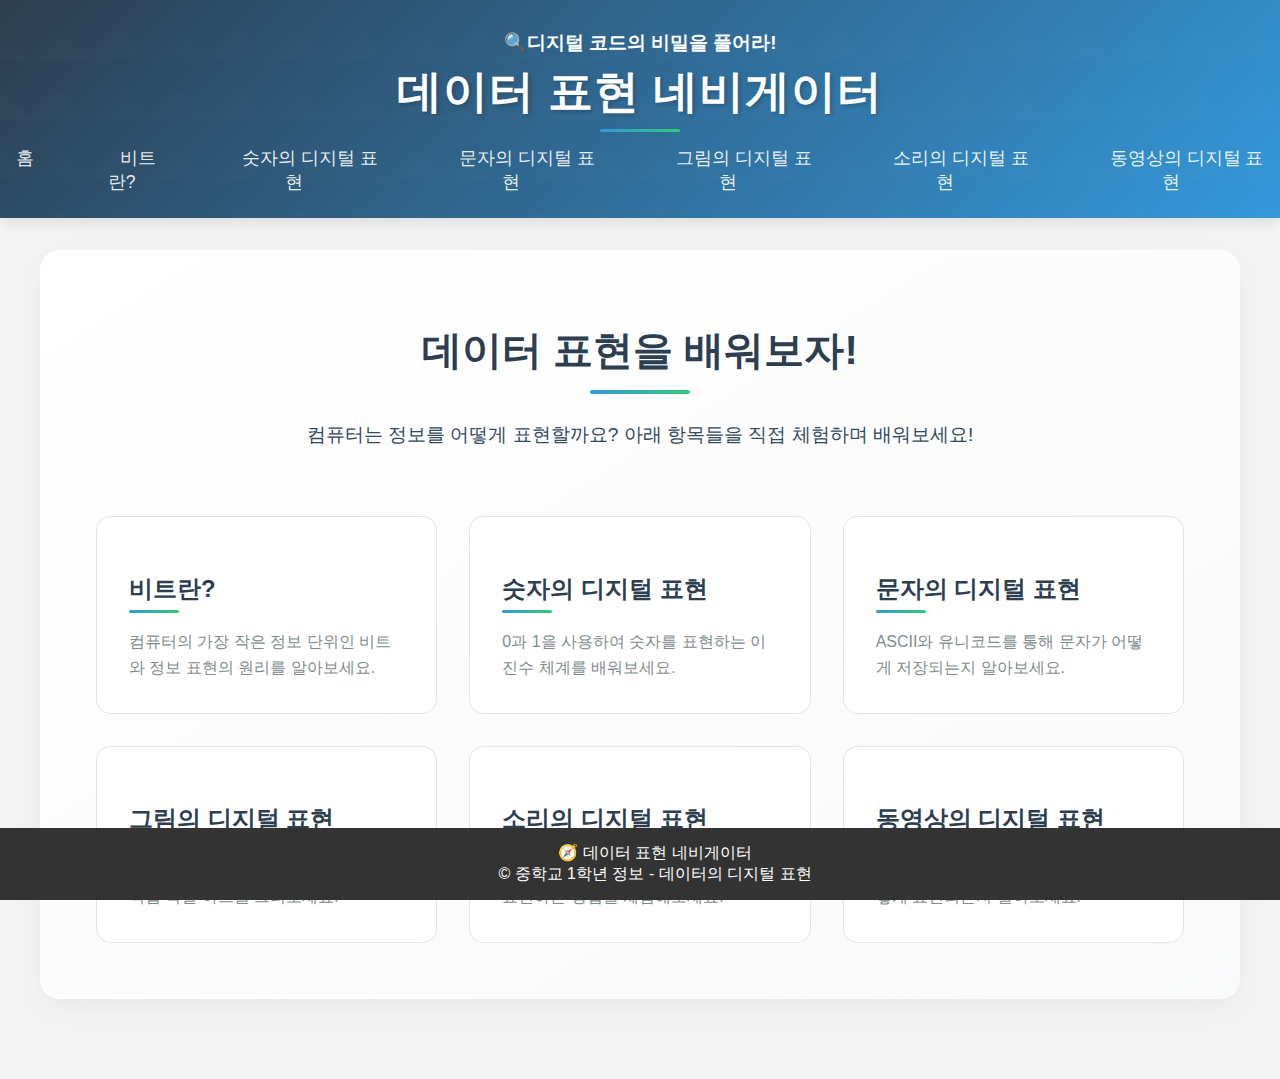
<file: index.html>
<!DOCTYPE html>
<html lang="ko">
<head>
  <meta charset="UTF-8" />
  <meta name="viewport" content="width=device-width, initial-scale=1.0" />
  <title>데이터 표현 네비게이터</title>
  <link rel="stylesheet" href="assets/css/styles.css" />
</head>
<body>
  <header>
    <h3 style="line-height: 0.01;">🔍디지털 코드의 비밀을 풀어라!</h3>
    <h1>데이터 표현 네비게이터</h1>
    <nav>
      <ul>
        <li><a href="index.html">홈</a></li>
        <li><a href="pages/bit.html">비트란?</a></li>
        <li><a href="pages/binary.html">숫자의 디지털 표현</a></li>
        <li><a href="pages/text.html">문자의 디지털 표현</a></li>
        <li><a href="pages/image.html">그림의 디지털 표현</a></li>
        <li><a href="pages/sound.html">소리의 디지털 표현</a></li>
        <li><a href="pages/video.html">동영상의 디지털 표현</a></li>
      </ul>
    </nav>
  </header>

  <main>
    <section>
      <h2>데이터 표현을 배워보자!</h2>
      <p>컴퓨터는 정보를 어떻게 표현할까요? 아래 항목들을 직접 체험하며 배워보세요!</p>

      <div class="card-grid">
        <a class="card" href="pages/bit.html">
          <h3>비트란?</h3>
          <p>컴퓨터의 가장 작은 정보 단위인 비트와 정보 표현의 원리를 알아보세요.</p>
        </a>

        <a class="card" href="pages/binary.html">
          <h3>숫자의 디지털 표현</h3>
          <p>0과 1을 사용하여 숫자를 표현하는 이진수 체계를 배워보세요.</p>
        </a>

        <a class="card" href="pages/text.html">
          <h3>문자의 디지털 표현</h3>
          <p>ASCII와 유니코드를 통해 문자가 어떻게 저장되는지 알아보세요.</p>
        </a>

        <a class="card" href="pages/image.html">
          <h3>그림의 디지털 표현</h3>
          <p>RGB 픽셀을 통해 이미지를 표현하고, 직접 픽셀 아트를 그려보세요.</p>
        </a>

        <a class="card" href="pages/sound.html">
          <h3>소리의 디지털 표현</h3>
          <p>샘플링과 파형을 통해 소리를 디지털로 표현하는 방법을 체험해보세요.</p>
        </a>

        <a class="card" href="pages/video.html">
          <h3>동영상의 디지털 표현</h3>
          <p>이미지와 소리의 조합으로 동영상이 어떻게 표현되는지 알아보세요.</p>
        </a>
      </div>
    </section>
  </main>

  <footer class="modern-footer">
    <div class="footer-content">
      <div class="footer-left">
        <span class="footer-logo">🧭</span>
        <span class="footer-title">데이터 표현 네비게이터</span>
      </div>
      <div class="footer-center">
        <span class="footer-copyright">&copy; 중학교 1학년 정보 - 데이터의 디지털 표현</span>
      </div>
    </div>
  </footer>
</body>
</html>
</file>
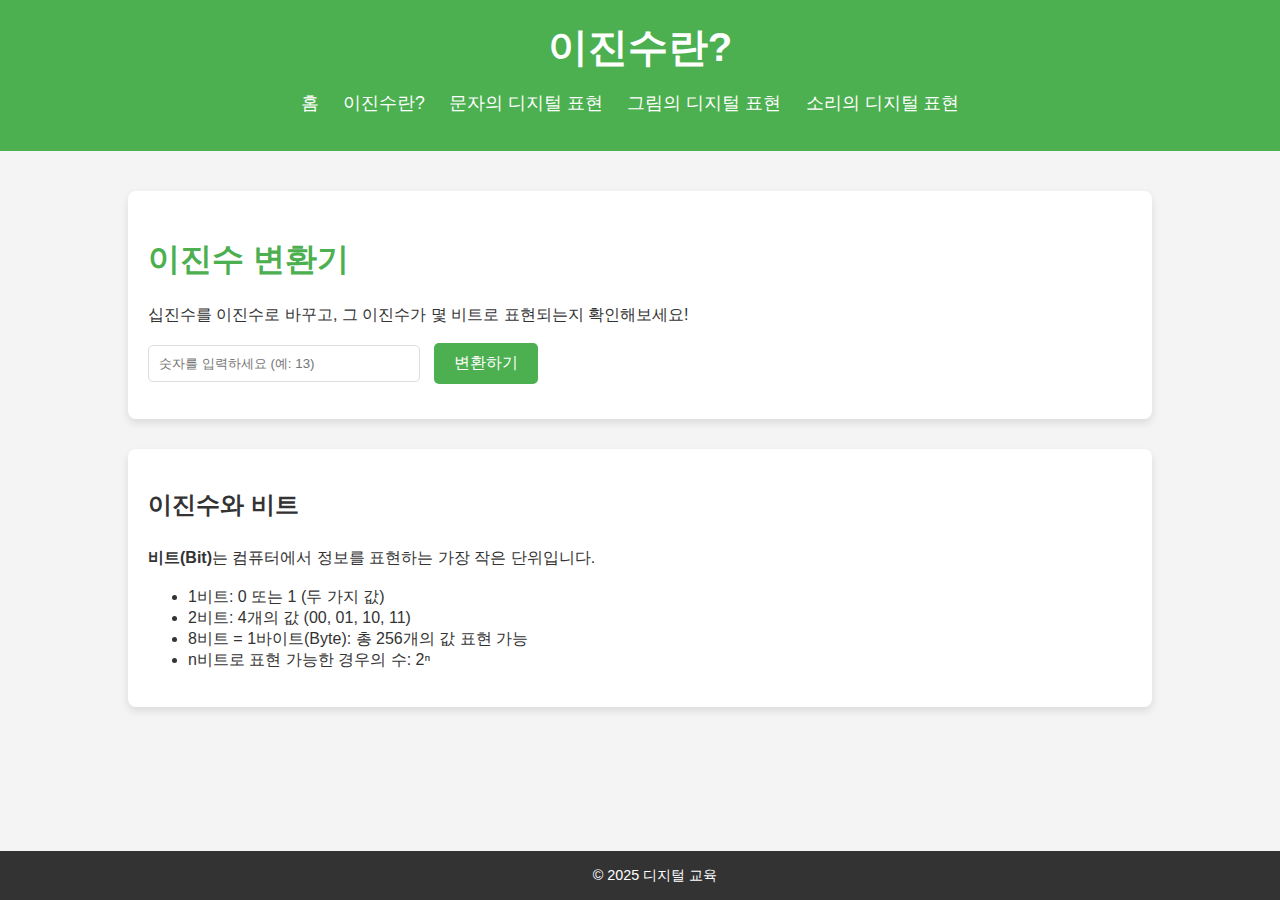
<file: binary.html>
<!DOCTYPE html>
<html lang="ko">
<head>
  <meta charset="UTF-8" />
  <meta name="viewport" content="width=device-width, initial-scale=1.0" />
  <title>이진수란?</title>
  <link rel="stylesheet" href="styles.css" />
  <style>
    .bit-box {
      display: flex;
      gap: 6px;
      margin-top: 15px;
      flex-wrap: wrap;
    }

    .bit {
      width: 40px;
      height: 40px;
      background-color: #e0f2f1;
      display: flex;
      justify-content: center;
      align-items: center;
      border-radius: 8px;
      font-size: 1.2rem;
      font-weight: bold;
      color: #00796b;
      box-shadow: 0 2px 4px rgba(0, 0, 0, 0.1);
    }

    .bit-label {
      font-size: 0.9rem;
      margin-top: 5px;
      text-align: center;
      color: #666;
    }
  </style>
</head>
<body>
  <header>
    <h1>이진수란?</h1>
    <nav>
      <ul>
        <li><a href="index.html">홈</a></li>
        <li><a href="binary.html">이진수란?</a></li>
        <li><a href="text.html">문자의 디지털 표현</a></li>
        <li><a href="image.html">그림의 디지털 표현</a></li>
        <li><a href="sound.html">소리의 디지털 표현</a></li>
      </ul>
    </nav>
  </header>

  <main>
    <section>
      <h2>이진수 변환기</h2>
      <p>십진수를 이진수로 바꾸고, 그 이진수가 몇 비트로 표현되는지 확인해보세요!</p>
      <input type="number" id="decimalInput" placeholder="숫자를 입력하세요 (예: 13)" />
      <button onclick="convertToBinary()">변환하기</button>
      <div id="binaryResult"></div>
      <div class="bit-box" id="bitBox"></div>
    </section>

    <section>
      <h3>이진수와 비트</h3>
      <p><strong>비트(Bit)</strong>는 컴퓨터에서 정보를 표현하는 가장 작은 단위입니다.</p>
      <ul>
        <li>1비트: 0 또는 1 (두 가지 값)</li>
        <li>2비트: 4개의 값 (00, 01, 10, 11)</li>
        <li>8비트 = 1바이트(Byte): 총 256개의 값 표현 가능</li>
        <li>n비트로 표현 가능한 경우의 수: 2ⁿ</li>
      </ul>
    </section>
  </main>

  <footer>
    <p>&copy; 2025 디지털 교육</p>
  </footer>

  <script>
    function convertToBinary() {
      const input = document.getElementById("decimalInput").value;
      const resultDiv = document.getElementById("binaryResult");
      const bitBox = document.getElementById("bitBox");

      if (input === "" || isNaN(input)) {
        resultDiv.innerHTML = "<p>숫자를 정확히 입력해주세요.</p>";
        bitBox.innerHTML = "";
        return;
      }

      const decimal = parseInt(input, 10);
      const binaryStr = decimal.toString(2);
      const bitCount = binaryStr.length;

      resultDiv.innerHTML = `<p><strong>${decimal}</strong>는 이진수로 <strong>${binaryStr}</strong> 입니다. (${bitCount}비트)</p>`;

      // 시각화
      bitBox.innerHTML = "";
      for (let bit of binaryStr.padStart(8, '0')) {
        const bitDiv = document.createElement("div");
        bitDiv.className = "bit";
        bitDiv.textContent = bit;
        bitBox.appendChild(bitDiv);
      }
    }
  </script>
</body>
</html>
</file>
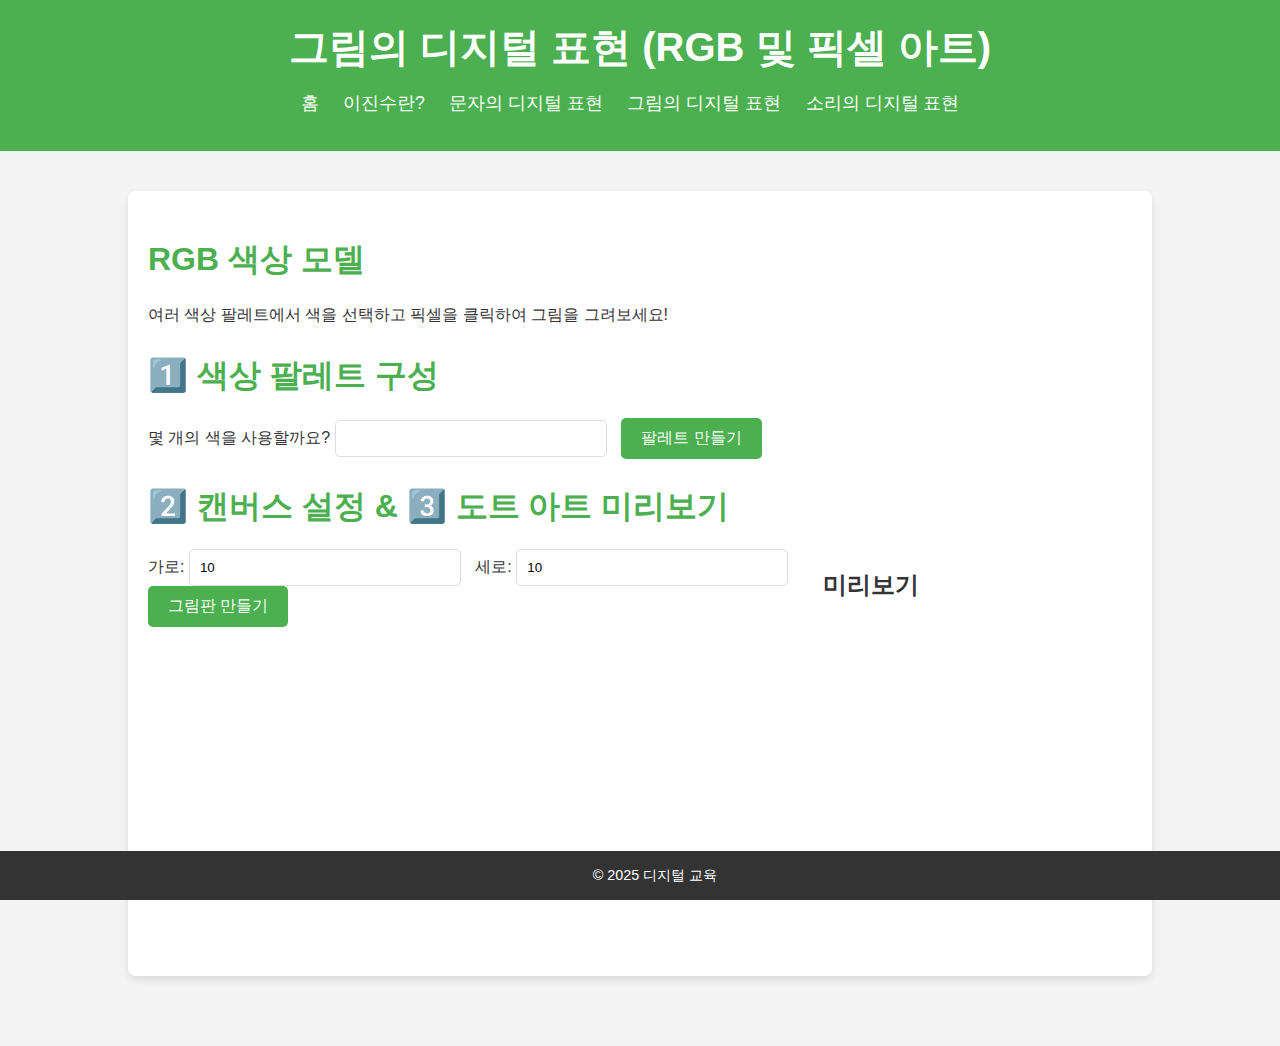
<file: image.html>
<!DOCTYPE html>
<html lang="ko">
<head>
  <meta charset="UTF-8" />
  <meta name="viewport" content="width=device-width, initial-scale=1.0" />
  <title>그림의 디지털 표현</title>
  <link rel="stylesheet" href="styles.css" />
<style>
  #pixelCanvas {
    display: grid;
    grid-template-columns: repeat(10, 30px);
    grid-template-rows: repeat(10, 30px);
    gap: 1px;
    margin: 20px 0;
    border: 2px solid #ccc;
    background-color: #ddd;
  }

  .pixel {
    width: 30px;
    height: 30px;
    background-color: #ffffff;
    cursor: pointer;
    border: 1px solid #eee;
  }

  .color-picker {
    margin-bottom: 15px;
    display: flex;
    gap: 15px;
  }

  .color-picker label {
    font-weight: bold;
  }

  /* 캔버스 스타일 */
  .canvas-grid {
    display: grid;
    gap: 1px;
    margin-top: 20px;
    grid-template-columns: repeat(10, 30px); /* 기본 10x10 그리드로 설정 */
    grid-template-rows: repeat(10, 30px); /* 기본 10x10 그리드로 설정 */
  }

  .canvas-preview-wrapper {
    display: flex;
    justify-content: space-between;
  }

  .preview-grid {
    display: grid;
    grid-template-columns: repeat(10, 30px);
    grid-template-rows: repeat(10, 30px);
    gap: 1px;
  }

  .preview-pixel {
    width: 30px;
    height: 30px;
  }
</style>
</head>
<body>
  <header>
    <h1>그림의 디지털 표현 (RGB 및 픽셀 아트)</h1>
    <nav>
      <ul>
        <li><a href="index.html">홈</a></li>
        <li><a href="binary.html">이진수란?</a></li>
        <li><a href="text.html">문자의 디지털 표현</a></li>
        <li><a href="image.html">그림의 디지털 표현</a></li>
        <li><a href="sound.html">소리의 디지털 표현</a></li>
      </ul>
    </nav>
  </header>

  <main>
    <section>
      <h2>RGB 색상 모델</h2>
      <p>여러 색상 팔레트에서 색을 선택하고 픽셀을 클릭하여 그림을 그려보세요!</p>

      <!-- 1. 색상 팔레트 설정 -->
      <div class="section">
        <h2>1️⃣ 색상 팔레트 구성</h2>
        <label>몇 개의 색을 사용할까요?</label>
        <input type="number" id="numColors" min="1" max="10" />
        <button onclick="generatePalette()">팔레트 만들기</button>
        <div id="paletteArea"></div>
      </div>

      <!-- 2 & 3. 캔버스 + 미리보기 나란히 배치 -->
      <div class="section">
        <h2>2️⃣ 캔버스 설정 & 3️⃣ 도트 아트 미리보기</h2>
        <div class="canvas-preview-wrapper">
          <div>
            <div class="canvas-controls">
              <label>가로: </label>
              <input type="number" id="canvasCols" value="10" min="1" max="50">
              <label>세로: </label>
              <input type="number" id="canvasRows" value="10" min="1" max="50">
              <button onclick="generateCanvas()">그림판 만들기</button>
            </div>
            <div class="canvas-grid" id="canvasGrid"></div>
          </div>
          <div>
            <h3>미리보기</h3>
            <div class="preview-grid" id="previewGrid"></div>
          </div>
        </div>
      </div>
    </section>
  </main>

  <footer>
    <p>&copy; 2025 디지털 교육</p>
  </footer>

  <script src="js/image.js"></script>
</body>
</html>
</file>
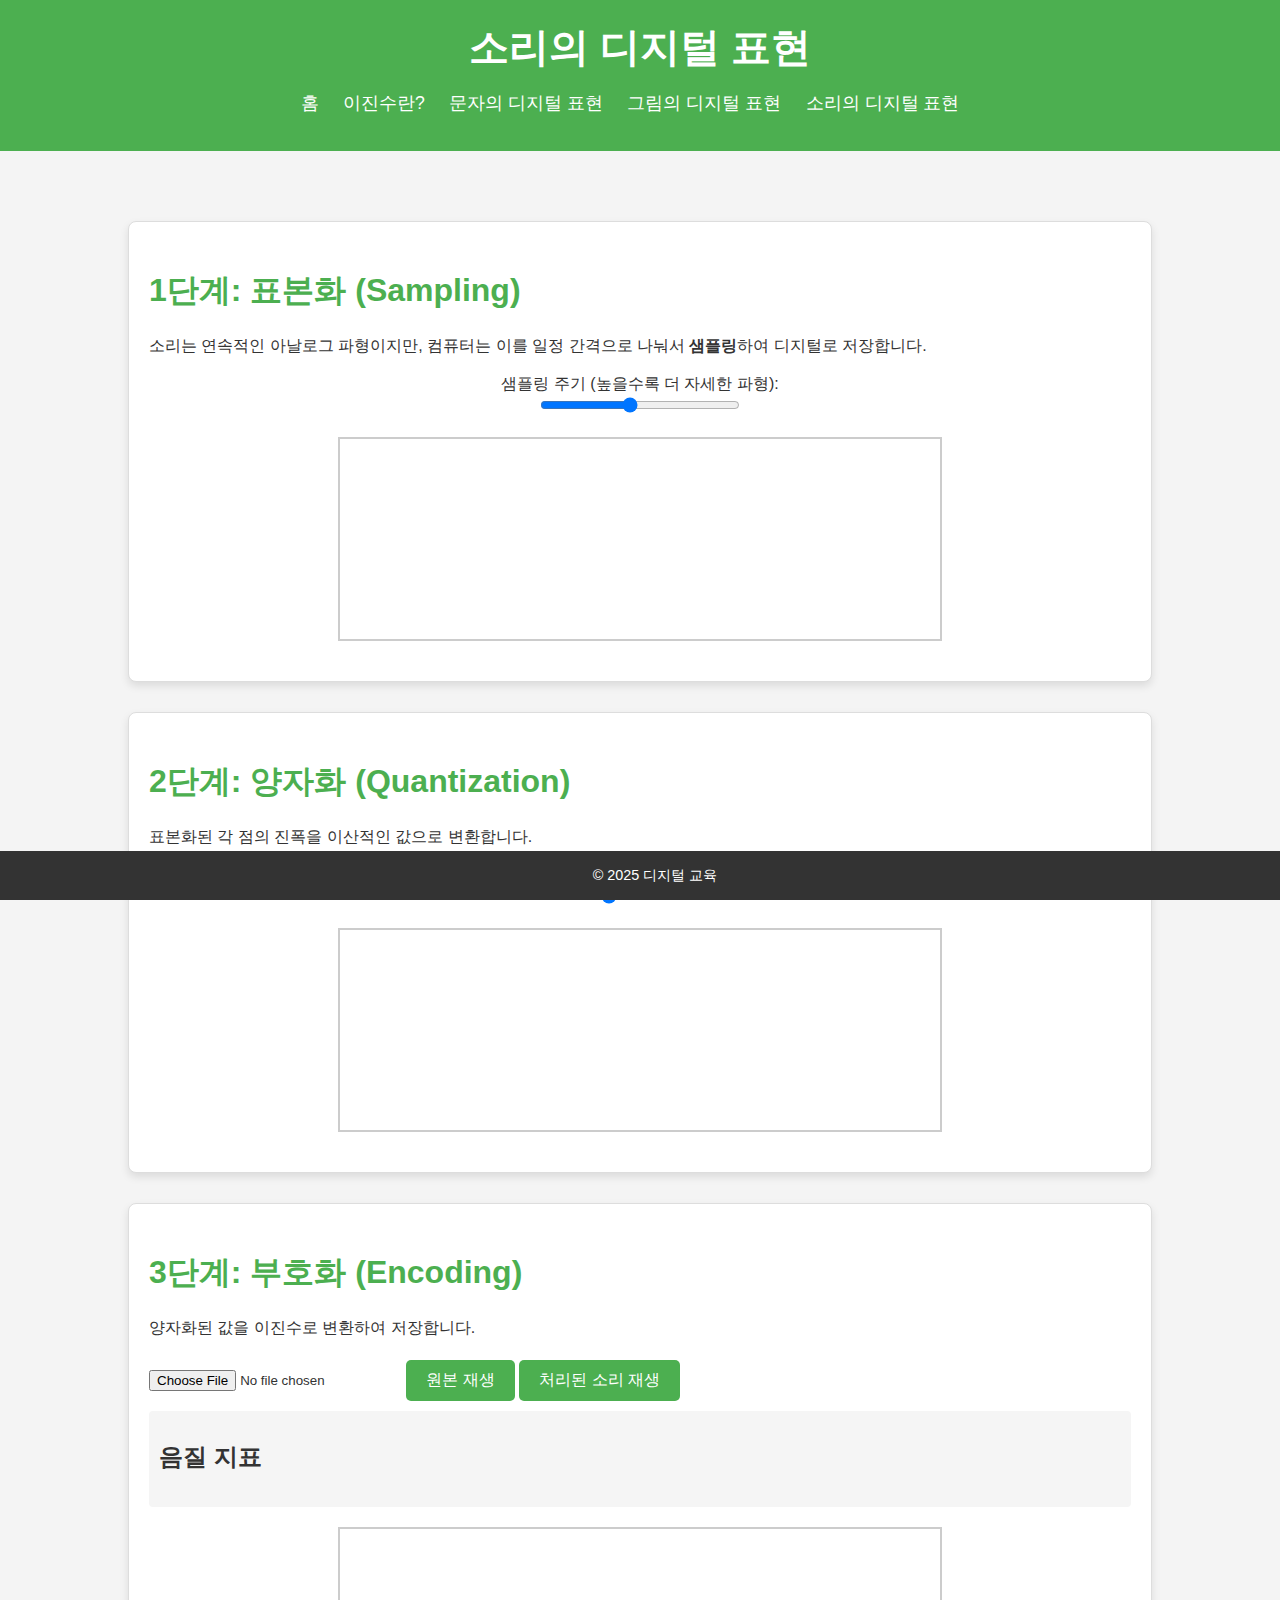
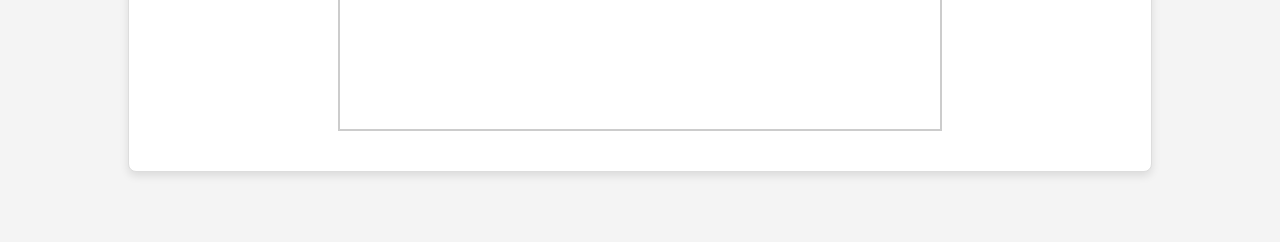
<file: sound.html>
<!DOCTYPE html>
<html lang="ko">
<head>
  <meta charset="UTF-8" />
  <meta name="viewport" content="width=device-width, initial-scale=1.0" />
  <title>소리의 디지털 표현</title>
  <link rel="stylesheet" href="styles.css" />
  <style>
    canvas {
      border: 2px solid #ccc;
      display: block;
      margin: 20px auto;
    }

    .controls {
      text-align: center;
      margin: 10px 0;
    }

    .controls input[type=range] {
      width: 200px;
    }

    .step {
      margin: 30px 0;
      padding: 20px;
      border: 1px solid #ddd;
      border-radius: 8px;
    }

    .audio-controls {
      margin: 20px 0;
    }

    .quality-indicator {
      margin-top: 10px;
      padding: 10px;
      background-color: #f5f5f5;
      border-radius: 4px;
    }
  </style>
</head>
<body>
  <header>
    <h1>소리의 디지털 표현</h1>
    <nav>
      <ul>
        <li><a href="index.html">홈</a></li>
        <li><a href="binary.html">이진수란?</a></li>
        <li><a href="text.html">문자의 디지털 표현</a></li>
        <li><a href="image.html">그림의 디지털 표현</a></li>
        <li><a href="sound.html">소리의 디지털 표현</a></li>
      </ul>
    </nav>
  </header>

  <main>
    <section class="step">
      <h2>1단계: 표본화 (Sampling)</h2>
      <p>소리는 연속적인 아날로그 파형이지만, 컴퓨터는 이를 일정 간격으로 나눠서 <strong>샘플링</strong>하여 디지털로 저장합니다.</p>
      <div class="controls">
        <label for="samplingRate">샘플링 주기 (높을수록 더 자세한 파형):</label><br />
        <input type="range" id="samplingRate" min="10" max="100" value="50" />
      </div>
      <canvas id="samplingCanvas" width="600" height="200"></canvas>
    </section>

    <section class="step">
      <h2>2단계: 양자화 (Quantization)</h2>
      <p>표본화된 각 점의 진폭을 이산적인 값으로 변환합니다.</p>
      <div class="controls">
        <label for="quantizationBits">양자화 비트 수 (높을수록 더 정확한 표현):</label><br />
        <input type="range" id="quantizationBits" min="4" max="16" value="8" />
      </div>
      <canvas id="quantizationCanvas" width="600" height="200"></canvas>
    </section>

    <section class="step">
      <h2>3단계: 부호화 (Encoding)</h2>
      <p>양자화된 값을 이진수로 변환하여 저장합니다.</p>
      <div class="audio-controls">
        <input type="file" id="audioFile" accept="audio/*" />
        <button id="playOriginal">원본 재생</button>
        <button id="playProcessed">처리된 소리 재생</button>
        <div class="quality-indicator">
          <h3>음질 지표</h3>
          <div id="qualityMetrics"></div>
        </div>
      </div>
      <canvas id="encodingCanvas" width="600" height="200"></canvas>
    </section>
  </main>

  <footer>
    <p>&copy; 2025 디지털 교육</p>
  </footer>

  <script src="js/sound.js"></script>
</body>
</html>
</file>
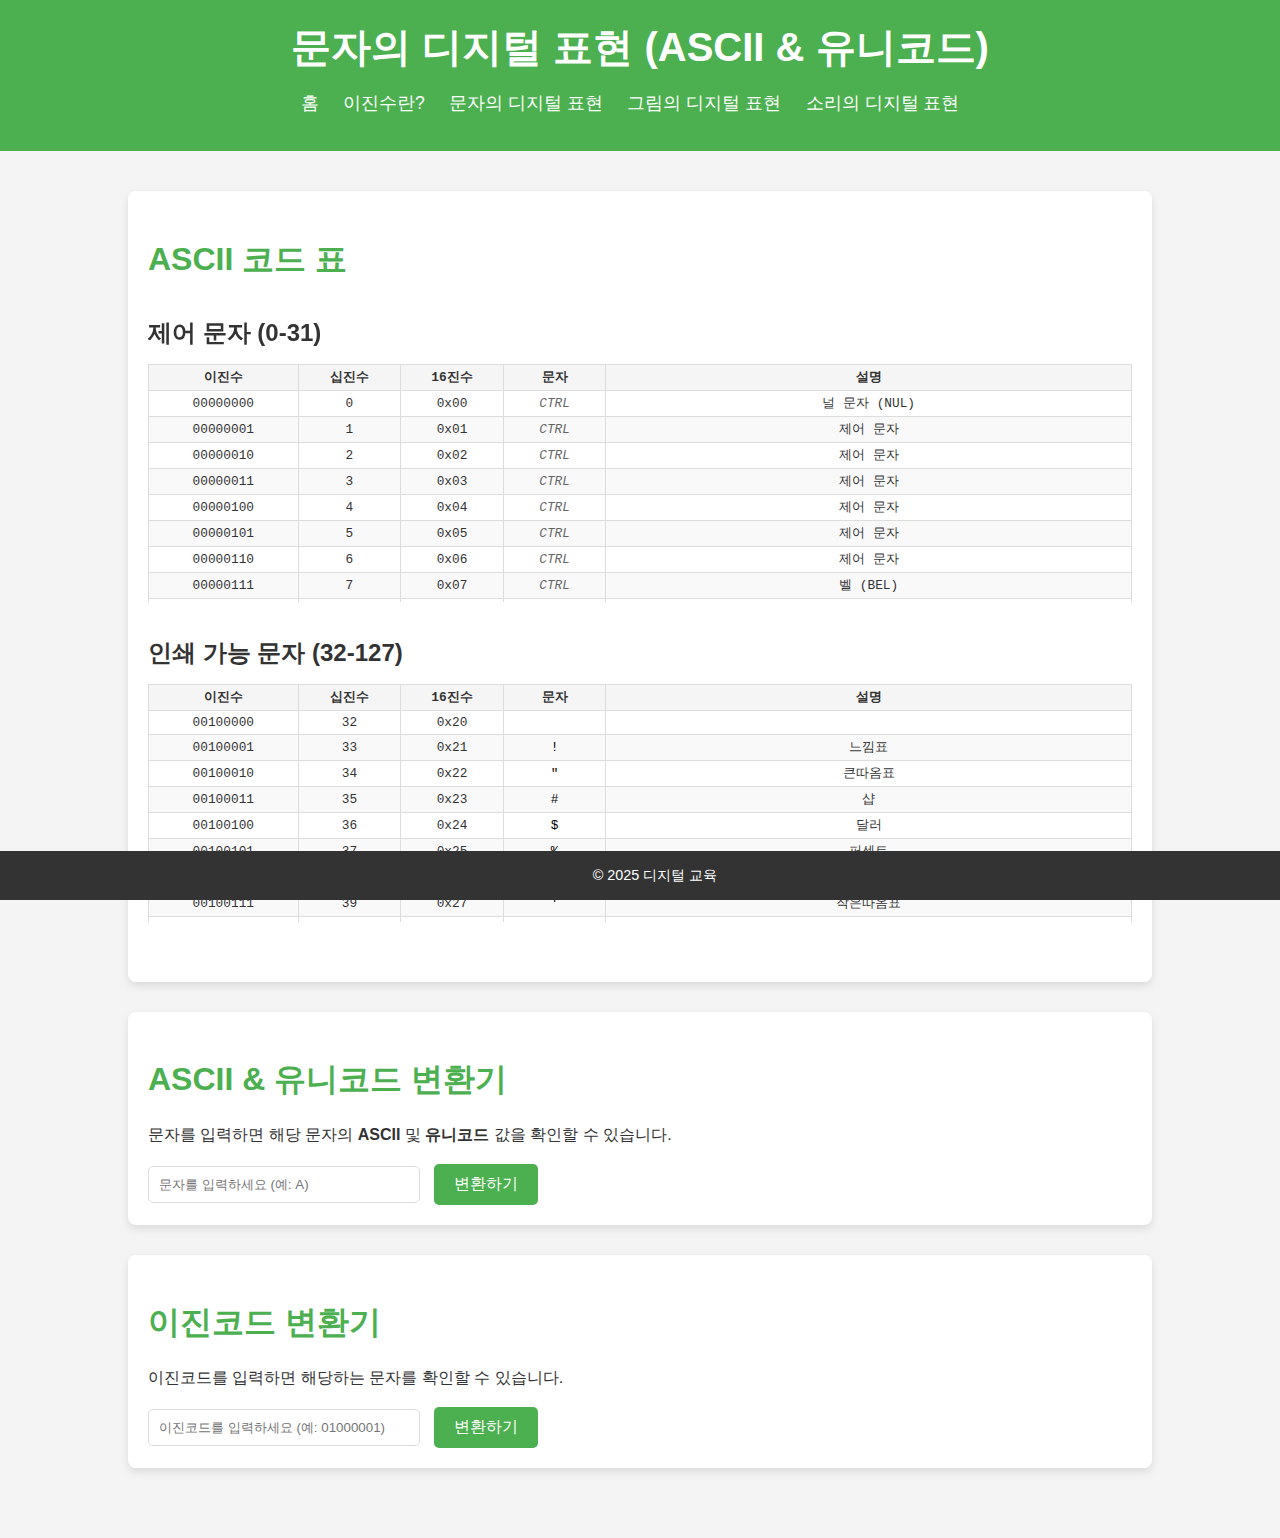
<file: text.html>
<!DOCTYPE html>
<html lang="ko">
<head>
  <meta charset="UTF-8">
  <meta name="viewport" content="width=device-width, initial-scale=1.0">
  <title>문자의 디지털 표현</title>
  <link rel="stylesheet" href="styles.css">
  <style>
    .ascii-table {
      margin: 20px 0;
      overflow-x: auto;
      font-size: 0.8rem;
    }

    .ascii-table table {
      width: 100%;
      border-collapse: collapse;
      font-family: monospace;
      table-layout: fixed;
    }

    .ascii-table th,
    .ascii-table td {
      padding: 4px;
      text-align: center;
      border: 1px solid #ddd;
      white-space: nowrap;
    }

    .ascii-table th {
      background-color: #f5f5f5;
      font-weight: bold;
      position: sticky;
      top: 0;
    }

    .ascii-table tr:nth-child(even) {
      background-color: #f9f9f9;
    }

    .ascii-table tr:hover {
      background-color: #f0f0f0;
    }

    .control-char {
      color: #666;
      font-style: italic;
    }

    .printable-char {
      color: #000;
    }

    .ascii-section {
      margin-bottom: 20px;
      max-height: 300px;
      overflow-y: auto;
    }

    .ascii-section h3 {
      margin: 10px 0;
      color: #333;
      position: sticky;
      top: 0;
      background: white;
      padding: 5px 0;
    }

    /* 컬럼 너비 조정 */
    .ascii-table th:nth-child(1),
    .ascii-table td:nth-child(1) {
      width: 15%;
    }

    .ascii-table th:nth-child(2),
    .ascii-table td:nth-child(2) {
      width: 10%;
    }

    .ascii-table th:nth-child(3),
    .ascii-table td:nth-child(3) {
      width: 10%;
    }

    .ascii-table th:nth-child(4),
    .ascii-table td:nth-child(4) {
      width: 10%;
    }

    .ascii-table th:nth-child(5),
    .ascii-table td:nth-child(5) {
      width: 55%;
    }
  </style>
</head>
<body>
  <header>
    <h1>문자의 디지털 표현 (ASCII & 유니코드)</h1>
    <nav>
      <ul>
        <li><a href="index.html">홈</a></li>
        <li><a href="binary.html">이진수란?</a></li>
        <li><a href="text.html">문자의 디지털 표현</a></li>
        <li><a href="image.html">그림의 디지털 표현</a></li>
        <li><a href="sound.html">소리의 디지털 표현</a></li>
      </ul>
    </nav>
  </header>

  <main>
    <section>
      <h2>ASCII 코드 표</h2>
      <div class="ascii-table">
        <div class="ascii-section">
          <h3>제어 문자 (0-31)</h3>
          <table>
            <thead>
              <tr>
                <th>이진수</th>
                <th>십진수</th>
                <th>16진수</th>
                <th>문자</th>
                <th>설명</th>
              </tr>
            </thead>
            <tbody id="controlCharsTable">
              <!-- JavaScript로 채워질 부분 -->
            </tbody>
          </table>
        </div>

        <div class="ascii-section">
          <h3>인쇄 가능 문자 (32-127)</h3>
          <table>
            <thead>
              <tr>
                <th>이진수</th>
                <th>십진수</th>
                <th>16진수</th>
                <th>문자</th>
                <th>설명</th>
              </tr>
            </thead>
            <tbody id="printableCharsTable">
              <!-- JavaScript로 채워질 부분 -->
            </tbody>
          </table>
        </div>
      </div>
    </section>

    <section>
      <h2>ASCII & 유니코드 변환기</h2>
      <p>문자를 입력하면 해당 문자의 <strong>ASCII</strong> 및 <strong>유니코드</strong> 값을 확인할 수 있습니다.</p>
      <input type="text" id="asciiInput" placeholder="문자를 입력하세요 (예: A)" />
      <button onclick="convertToASCIIAndUnicode()">변환하기</button>
      <div id="asciiResult"></div>
      <div id="unicodeResult"></div>
    </section>

    <section>
      <h2>이진코드 변환기</h2>
      <p>이진코드를 입력하면 해당하는 문자를 확인할 수 있습니다.</p>
      <input type="text" id="binaryInput" placeholder="이진코드를 입력하세요 (예: 01000001)" />
      <button onclick="convertBinaryToChar()">변환하기</button>
      <div id="binaryResult"></div>
    </section>
  </main>

  <footer>
    <p>&copy; 2025 디지털 교육</p>
  </footer>

  <script src="js/text.js"></script>
</body>
</html>
</file>
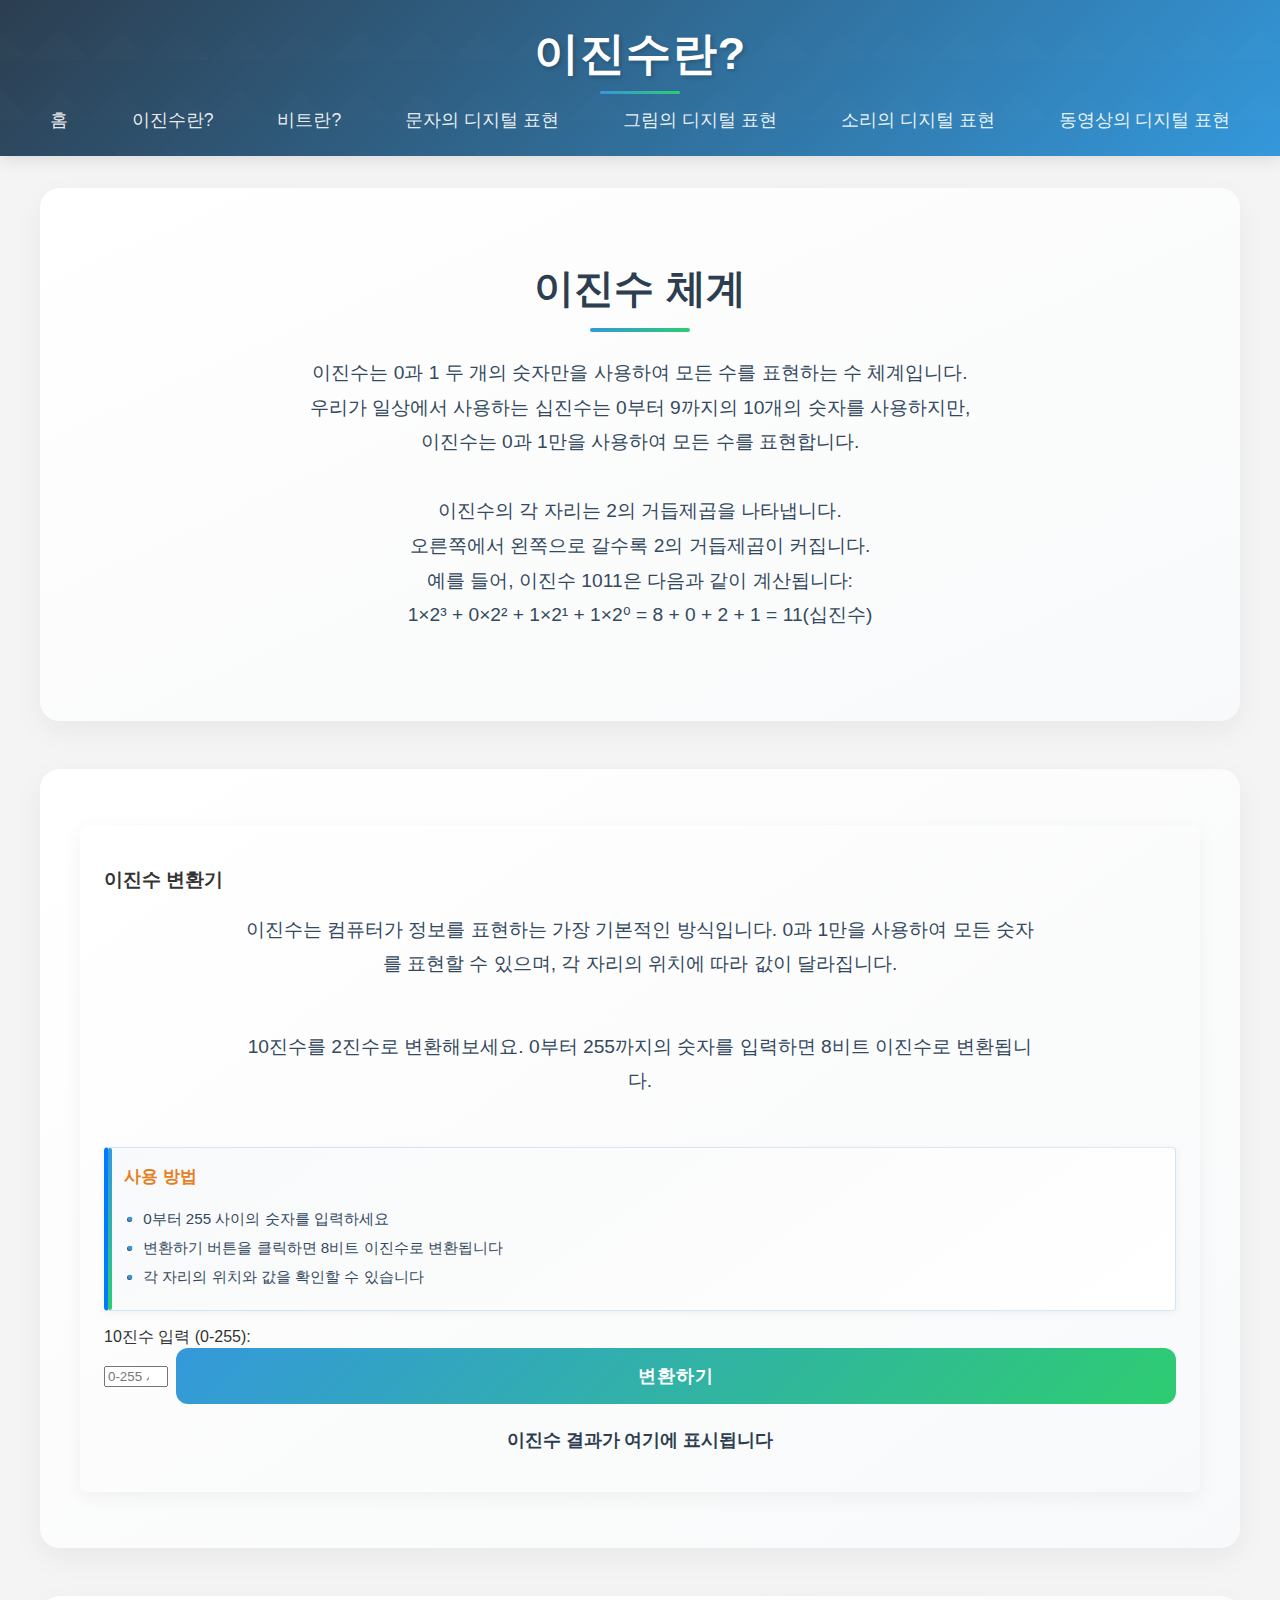
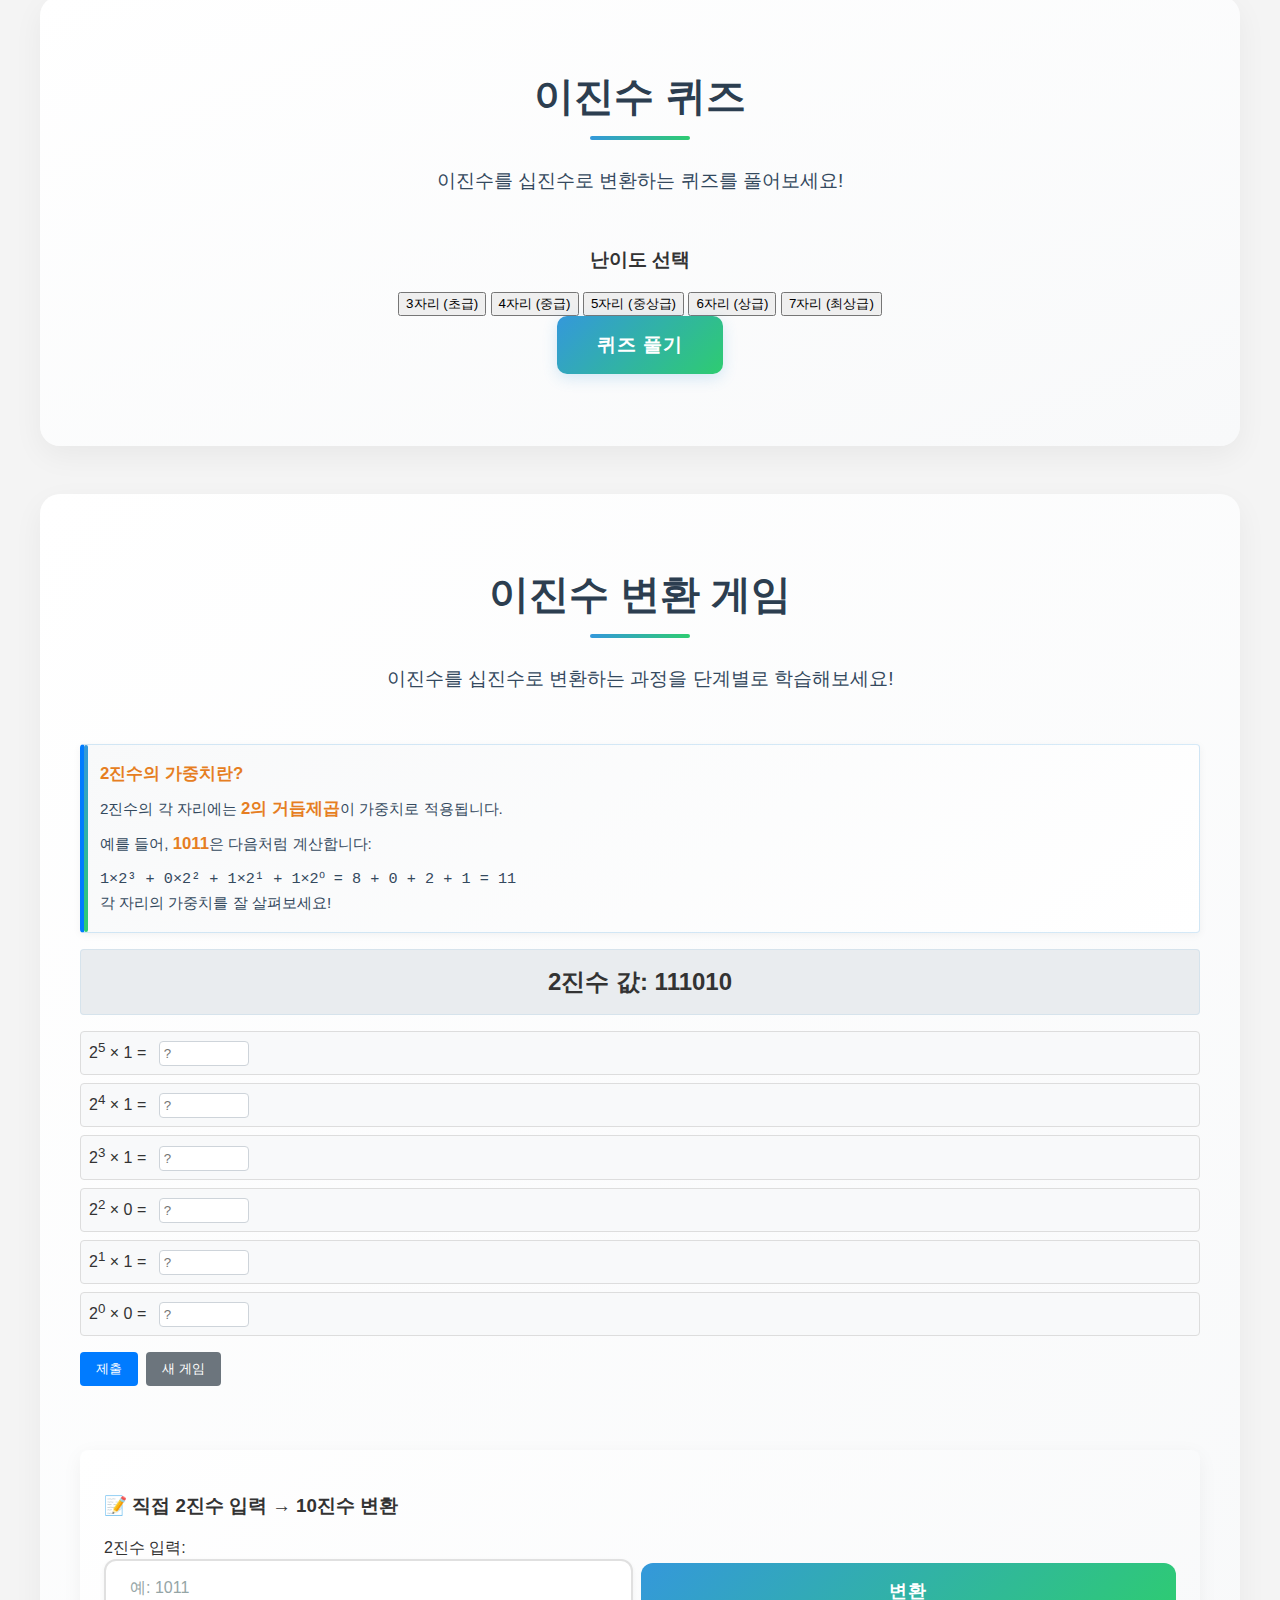
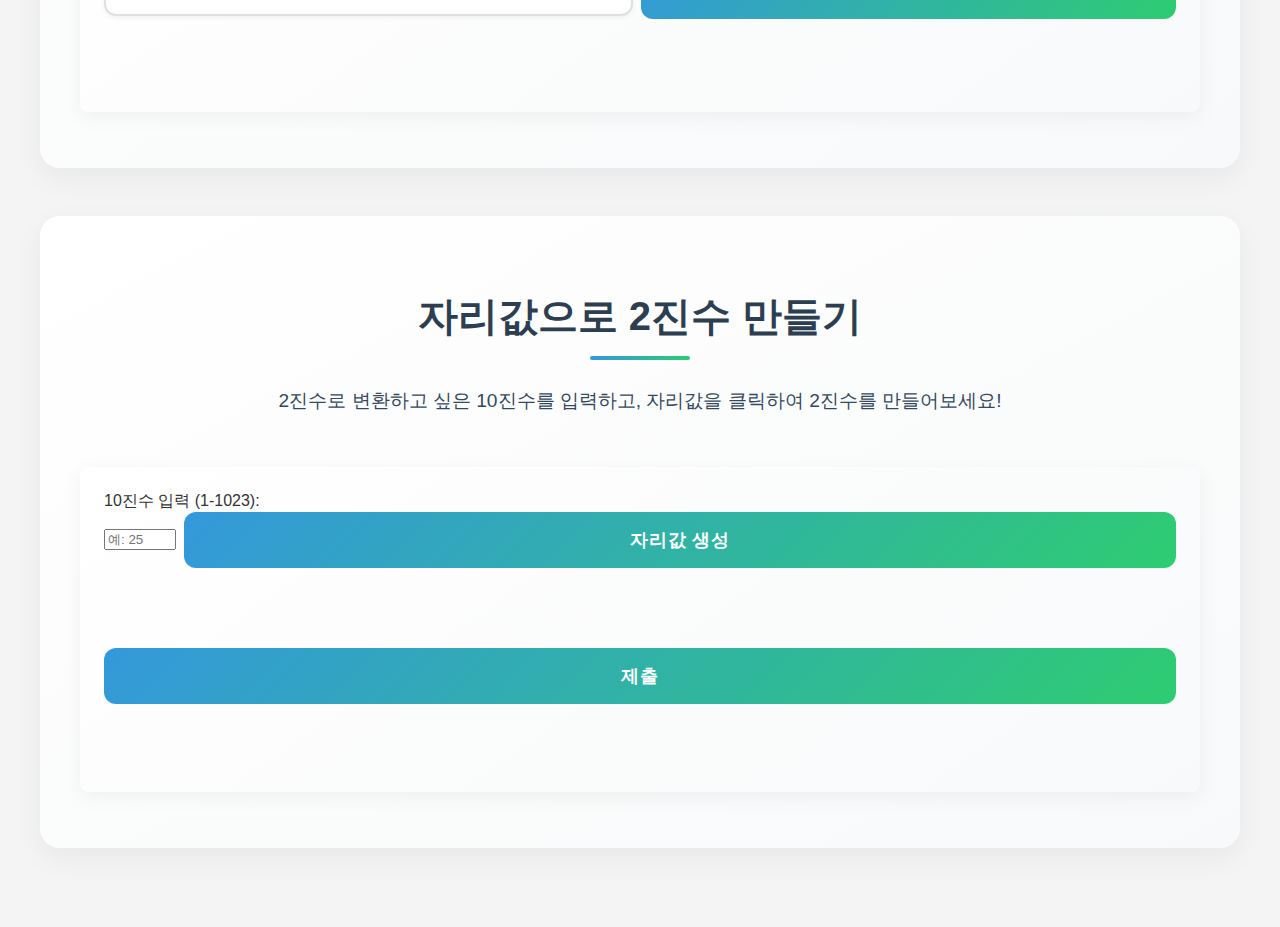
<file: pages/binary.html>
<!DOCTYPE html>
<html lang="ko">
<head>
  <meta charset="UTF-8" />
  <meta name="viewport" content="width=device-width, initial-scale=1.0" />
  <title>이진수란?</title>
  <link rel="stylesheet" href="../assets/css/styles.css" />
  <style>
    .input-guide {
      background-color: #f8f9fa;
      border-left: 4px solid #007bff;
      padding: 1rem;
      margin: 1rem 0;
      border-radius: 4px;
    }

    .binary-representation {
      font-size: 1.5rem;
      font-weight: bold;
      text-align: center;
      margin: 1rem 0;
      padding: 1rem;
      background-color: #e9ecef;
      border-radius: 4px;
    }

    .step {
      margin: 0.5rem 0;
      padding: 0.5rem;
      background-color: #f8f9fa;
      border-radius: 4px;
    }

    .step-input {
      width: 80px;
      padding: 0.25rem;
      margin-left: 0.5rem;
      border: 1px solid #ced4da;
      border-radius: 4px;
    }

    .step-input.correct {
      background-color: #d4edda;
      border-color: #c3e6cb;
    }

    .step-input.incorrect {
      background-color: #f8d7da;
      border-color: #f5c6cb;
    }

    .result {
      margin: 1rem 0;
      padding: 1rem;
      border-radius: 4px;
      text-align: center;
      font-weight: bold;
    }

    .converter-box {
      background-color: #f8f9fa;
      padding: 1.5rem;
      border-radius: 8px;
      margin: 1rem 0;
    }

    .input-group {
      margin-bottom: 1rem;
    }

    .input-wrapper {
      display: flex;
      gap: 0.5rem;
      align-items: center;
    }

    .bit-box {
      display: flex;
      flex-wrap: wrap;
      gap: 0.5rem;
      margin: 1rem 0;
    }

    .bit {
      width: 60px;
      height: 60px;
      display: flex;
      align-items: center;
      justify-content: center;
      background-color: #e9ecef;
      border: 2px solid #ced4da;
      border-radius: 4px;
      cursor: pointer;
      text-align: center;
      font-size: 0.9rem;
      transition: all 0.2s;
    }

    .bit:hover {
      background-color: #dee2e6;
    }

    .bit.active {
      background-color: #007bff;
      color: white;
      border-color: #0056b3;
    }

    .bit.incorrect {
      background-color: #dc3545;
      color: white;
      border-color: #bd2130;
    }

    .button-group {
      display: flex;
      gap: 0.5rem;
      margin: 1rem 0;
    }

    .primary-button {
      background-color: #007bff;
      color: white;
      border: none;
      padding: 0.5rem 1rem;
      border-radius: 4px;
      cursor: pointer;
      transition: background-color 0.2s;
    }

    .primary-button:hover {
      background-color: #0056b3;
    }

    .secondary-button {
      background-color: #6c757d;
      color: white;
      border: none;
      padding: 0.5rem 1rem;
      border-radius: 4px;
      cursor: pointer;
      transition: background-color 0.2s;
    }

    .secondary-button:hover {
      background-color: #545b62;
    }
  </style>
</head>
<body>
  <header>
    <h1>이진수란?</h1>
    <nav>
      <ul>
        <li><a href="../index.html">홈</a></li>
        <li><a href="binary.html">이진수란?</a></li>
        <li><a href="bit.html">비트란?</a></li>
        <li><a href="text.html">문자의 디지털 표현</a></li>
        <li><a href="image.html">그림의 디지털 표현</a></li>
        <li><a href="sound.html">소리의 디지털 표현</a></li>
        <li><a href="video.html">동영상의 디지털 표현</a></li>
      </ul>
    </nav>
  </header>

  <main>
    <section>
      <h2>이진수 체계</h2>
      <p>
        이진수는 0과 1 두 개의 숫자만을 사용하여 모든 수를 표현하는 수 체계입니다.<br>
        우리가 일상에서 사용하는 십진수는 0부터 9까지의 10개의 숫자를 사용하지만,<br>
        이진수는 0과 1만을 사용하여 모든 수를 표현합니다.<br><br>
        
        이진수의 각 자리는 2의 거듭제곱을 나타냅니다.<br>
        오른쪽에서 왼쪽으로 갈수록 2의 거듭제곱이 커집니다.<br>
        예를 들어, 이진수 1011은 다음과 같이 계산됩니다:<br>
        1×2³ + 0×2² + 1×2¹ + 1×2⁰ = 8 + 0 + 2 + 1 = 11(십진수)<br>
      </p>
    </section>

    <section>
      <div class="binary-converter">
        <div class="converter-box">
          <h3>이진수 변환기</h3>
          <p>이진수는 컴퓨터가 정보를 표현하는 가장 기본적인 방식입니다. 0과 1만을 사용하여 모든 숫자를 표현할 수 있으며, 각 자리의 위치에 따라 값이 달라집니다.</p>
          <p>10진수를 2진수로 변환해보세요. 0부터 255까지의 숫자를 입력하면 8비트 이진수로 변환됩니다.</p>
          <div class="input-guide">
            <strong>사용 방법</strong><br>
            <ul>
              <li>0부터 255 사이의 숫자를 입력하세요</li>
              <li>변환하기 버튼을 클릭하면 8비트 이진수로 변환됩니다</li>
              <li>각 자리의 위치와 값을 확인할 수 있습니다</li>
            </ul>
          </div>
          <div class="input-group">
            <label for="decimalInput">10진수 입력 (0-255):</label>
            <div class="input-wrapper">
              <input type="number" id="decimalInput" min="0" max="255" placeholder="0-255 사이의 숫자를 입력하세요">
              <button onclick="convertToBinary()">변환하기</button>
            </div>
          </div>
          <div class="result" id="binaryResult">이진수 결과가 여기에 표시됩니다</div>
        </div>
      </div>
    </section>

    <section>
      <h2>이진수 퀴즈</h2>
      <p>이진수를 십진수로 변환하는 퀴즈를 풀어보세요!</p>
      <div class="quiz-section">
        <div class="difficulty-selector">
          <h3>난이도 선택</h3>
          <div class="difficulty-buttons">
            <button class="difficulty-btn" data-bits="3">3자리 (초급)</button>
            <button class="difficulty-btn" data-bits="4">4자리 (중급)</button>
            <button class="difficulty-btn" data-bits="5">5자리 (중상급)</button>
            <button class="difficulty-btn" data-bits="6">6자리 (상급)</button>
            <button class="difficulty-btn" data-bits="7">7자리 (최상급)</button>
          </div>
        </div>
        <button class="quiz-start-btn" onclick="startQuiz()">퀴즈 풀기</button>
      </div>
    </section>

    <!-- 퀴즈 모달 -->
    <div id="quizModal" class="modal">
      <div class="modal-content">
        <div class="modal-header">
          <h3>이진수 퀴즈</h3>
          <span class="close-btn" onclick="closeQuizModal()">&times;</span>
        </div>
        <div class="modal-body">
          <div class="quiz-info">
            <span id="currentDifficulty">현재 난이도: 3자리</span>
            <span id="quizScore">점수: 0</span>
          </div>
          <div id="quizQuestion" class="quiz-question"></div>
          <div class="quiz-input">
            <input type="number" id="quizAnswer" placeholder="답을 입력하세요" />
            <button onclick="checkAnswer()">정답 확인</button>
          </div>
          <div id="quizResult" class="quiz-result"></div>
        </div>
      </div>
    </div>

    <section>
      <h2>이진수 변환 게임</h2>
      <p>이진수를 십진수로 변환하는 과정을 단계별로 학습해보세요!</p>
      
      <div id="weightExplanation" class="input-guide">
        <strong>2진수의 가중치란?</strong><br>
        2진수의 각 자리에는 <strong>2의 거듭제곱</strong>이 가중치로 적용됩니다.<br>
        예를 들어, <strong>1011</strong>은 다음처럼 계산합니다:<br>
        <code>1×2³ + 0×2² + 1×2¹ + 1×2⁰ = 8 + 0 + 2 + 1 = 11</code><br>
        각 자리의 가중치를 잘 살펴보세요!
      </div>

      <div id="binaryDisplay" class="binary-representation"></div>
      <div id="stepsContainer"></div>
      
      <div class="button-group">
        <button class="primary-button" onclick="checkAnswers()">제출</button>
        <button class="secondary-button" onclick="createGame()">새 게임</button>
      </div>

      <div id="finalResult" class="result"></div>

      <div class="converter-box">
        <h3>📝 직접 2진수 입력 → 10진수 변환</h3>
        <div class="input-group">
          <label for="customBinaryInput">2진수 입력:</label>
          <div class="input-wrapper">
            <input type="text" id="customBinaryInput" placeholder="예: 1011">
            <button class="primary-button" onclick="convertCustomBinary()">변환</button>
          </div>
        </div>
        <div id="customBinaryResult" class="result"></div>
      </div>
    </section>

    <section>
      <h2>자리값으로 2진수 만들기</h2>
      <p>2진수로 변환하고 싶은 10진수를 입력하고, 자리값을 클릭하여 2진수를 만들어보세요!</p>
      
      <div class="converter-box">
        <div class="input-group">
          <label for="decimalInput">10진수 입력 (1-1023):</label>
          <div class="input-wrapper">
            <input type="number" id="decimalInput" placeholder="예: 25" min="1" max="1023">
            <button class="primary-button" onclick="createBits()">자리값 생성</button>
          </div>
        </div>

        <div id="bitBox" class="bit-box"></div>
        <div id="sumDisplay" class="result"></div>
        <div class="button-group">
          <button class="primary-button" onclick="checkAnswer()">제출</button>
        </div>
        <div id="feedback" class="result"></div>
      </div>
    </section>
  </main>

  <script src="../assets/js/binary.js"></script>
  <script>
    // 이진수 변환 게임
    let binaryStr = "";
    let steps = [];

    function createGame() {
      steps = [];
      document.getElementById("finalResult").innerText = "";
      
      const length = Math.floor(Math.random() * 4) + 3;
      binaryStr = "";
      for (let i = 0; i < length; i++) {
        binaryStr += Math.random() < 0.5 ? "0" : "1";
      }
      if (binaryStr[0] === "0") binaryStr = "1" + binaryStr.slice(1);
      
      document.getElementById("binaryDisplay").innerText = `2진수 값: ${binaryStr}`;
      
      const container = document.getElementById("stepsContainer");
      container.innerHTML = "";
      const n = binaryStr.length;
      for (let i = 0; i < n; i++) {
        const exponent = n - 1 - i;
        const bit = binaryStr[i];
        const expected = parseInt(bit) * Math.pow(2, exponent);

        const stepDiv = document.createElement("div");
        stepDiv.className = "step";

        const label = document.createElement("span");
        label.innerHTML = `2<sup>${exponent}</sup> × ${bit} = `;

        const input = document.createElement("input");
        input.type = "number";
        input.className = "step-input";
        input.placeholder = "?";

        steps.push({ exponent, bit, expected, inputElement: input });
        stepDiv.appendChild(label);
        stepDiv.appendChild(input);
        container.appendChild(stepDiv);
      }
    }

    function checkAnswers() {
      let isAllCorrect = true;
      let total = 0;
      
      steps.forEach(step => {
        const userAnswer = parseInt(step.inputElement.value);
        step.inputElement.classList.remove("correct", "incorrect");

        if (userAnswer === step.expected) {
          step.inputElement.classList.add("correct");
        } else {
          step.inputElement.classList.add("incorrect");
          isAllCorrect = false;
        }
        total += step.expected;
      });

      const resultDiv = document.getElementById("finalResult");
      resultDiv.innerText = isAllCorrect 
        ? `✅ 모든 단계 정답! 최종 10진수 값은 ${total}입니다.` 
        : `❌ 일부 단계가 틀렸습니다. 최종 10진수 값은 ${total}입니다.`;
    }

    function convertCustomBinary() {
      const input = document.getElementById("customBinaryInput").value.trim();
      const resultDiv = document.getElementById("customBinaryResult");

      if (!/^[01]+$/.test(input)) {
        resultDiv.innerText = "⚠️ 올바른 2진수(0과 1만)를 입력하세요.";
        return;
      }

      const decimalValue = parseInt(input, 2);
      resultDiv.innerText = `🔄 2진수 ${input} = 10진수 ${decimalValue}`;
    }

    // 자리값 게임
    let decimal = 0;
    let bits = [];

    function createBits() {
      const input = document.getElementById("decimalInput").value;
      decimal = parseInt(input);
      if (isNaN(decimal) || decimal < 1) {
        alert("1 이상의 숫자를 입력하세요.");
        return;
      }

      bits = [];
      const bitBox = document.getElementById("bitBox");
      bitBox.innerHTML = "";

      const maxPower = Math.floor(Math.log2(decimal));
      for (let i = maxPower; i >= 0; i--) {
        const value = 2 ** i;
        const div = document.createElement("div");
        div.className = "bit";
        div.innerText = `2^${i}\n(0)`;
        div.onclick = () => toggleBit(div, i);
        bitBox.appendChild(div);
        bits.push({ element: div, active: false, value, power: i });
      }

      updateSum();
      document.getElementById("feedback").innerText = "";
    }

    function toggleBit(div, power) {
      const bit = bits.find(b => b.element === div);
      bit.active = !bit.active;
      div.classList.toggle("active", bit.active);
      div.classList.remove("incorrect");
      div.innerText = `2^${power}\n(${bit.active ? 1 : 0})`;
      updateSum();
    }

    function updateSum() {
      const sum = bits.reduce((acc, b) => acc + (b.active ? b.value : 0), 0);
      document.getElementById("sumDisplay").innerText = `현재 값의 합: ${sum}`;
    }

    function checkAnswer() {
      const correctBinary = decimal.toString(2).padStart(bits.length, '0');

      bits.forEach((bit, idx) => {
        const expected = correctBinary[idx] === '1';
        const user = bit.active;

        if (user !== expected) {
          bit.element.classList.add("incorrect");
        } else {
          bit.element.classList.remove("incorrect");
        }
      });

      const total = bits.reduce((acc, b) => acc + (b.active ? b.value : 0), 0);
      const feedback = document.getElementById("feedback");
      if (total === decimal) {
        feedback.innerText = `✅ 정답입니다!`;
      } else {
        feedback.innerText = `❌ 오답입니다. 목표: ${decimal}, 현재: ${total}`;
      }
    }

    // 초기 게임 생성
    createGame();
  </script>
</body>
</html>
</file>
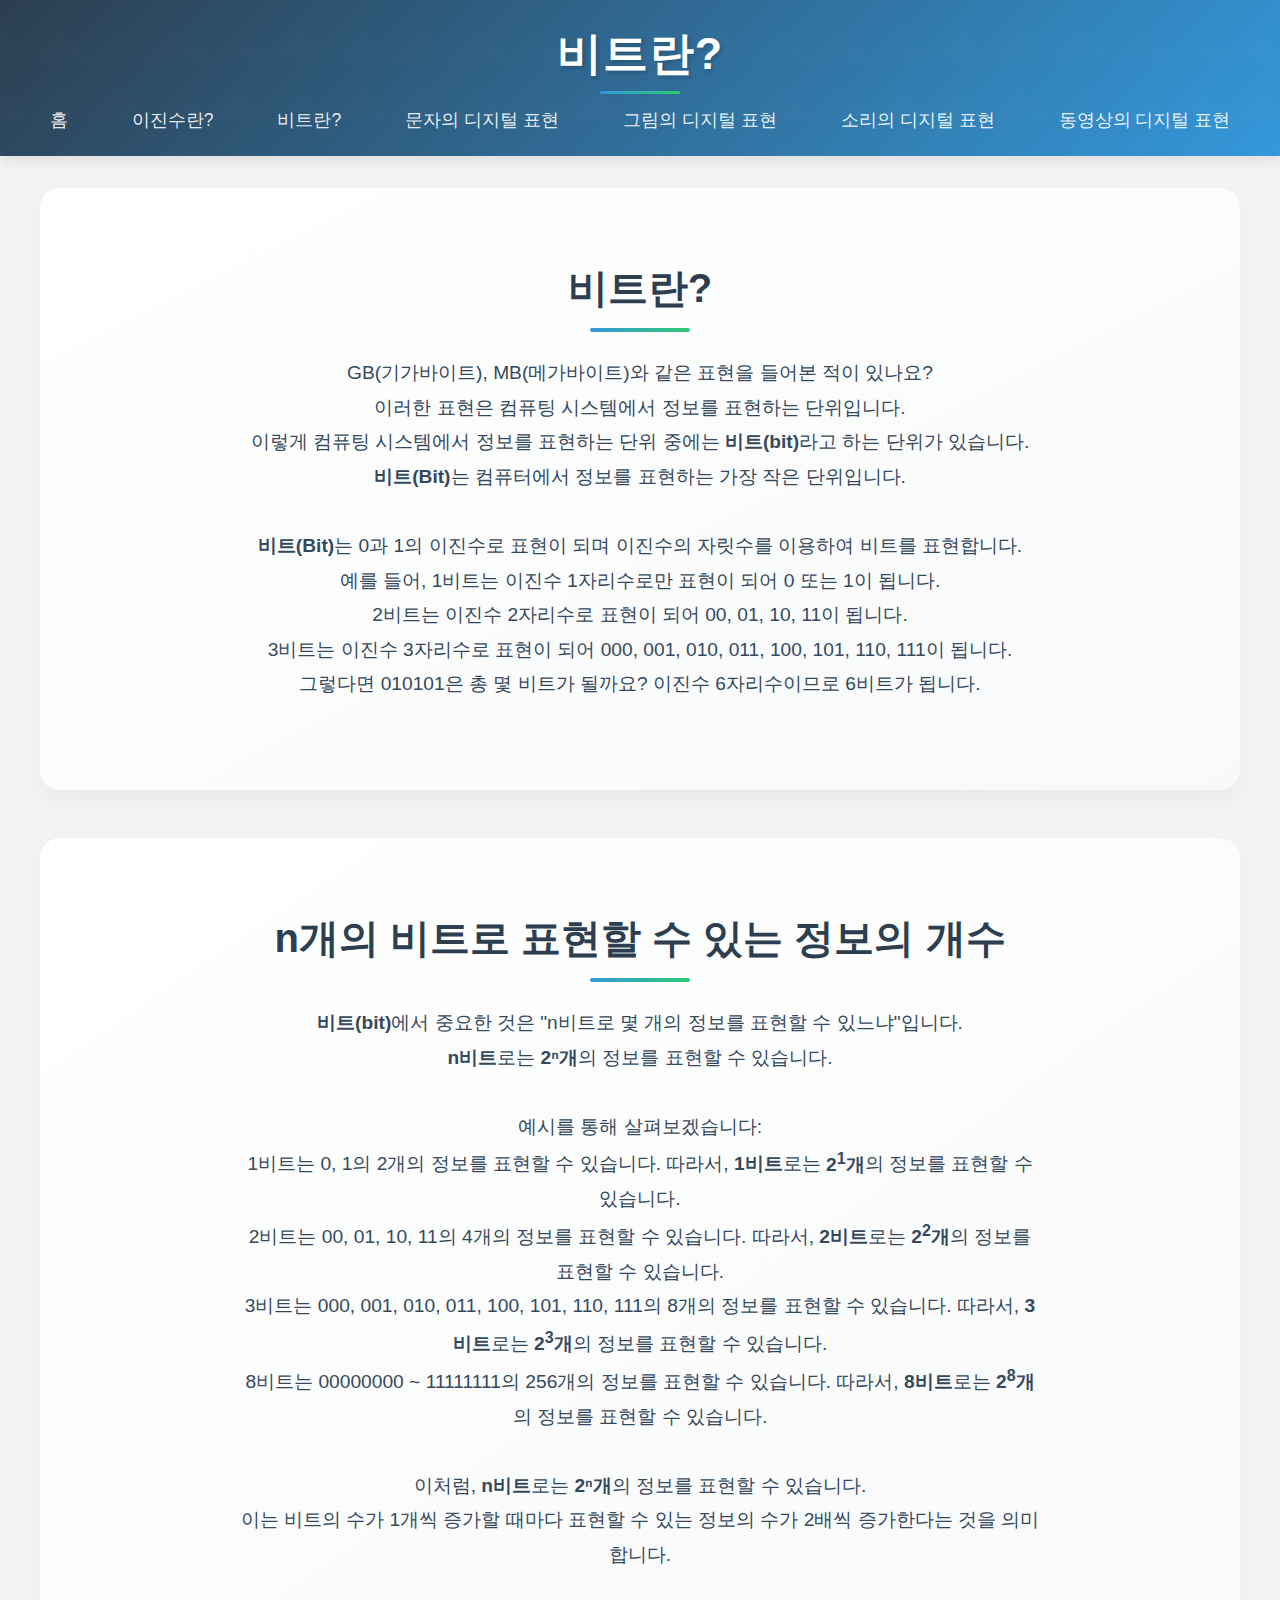
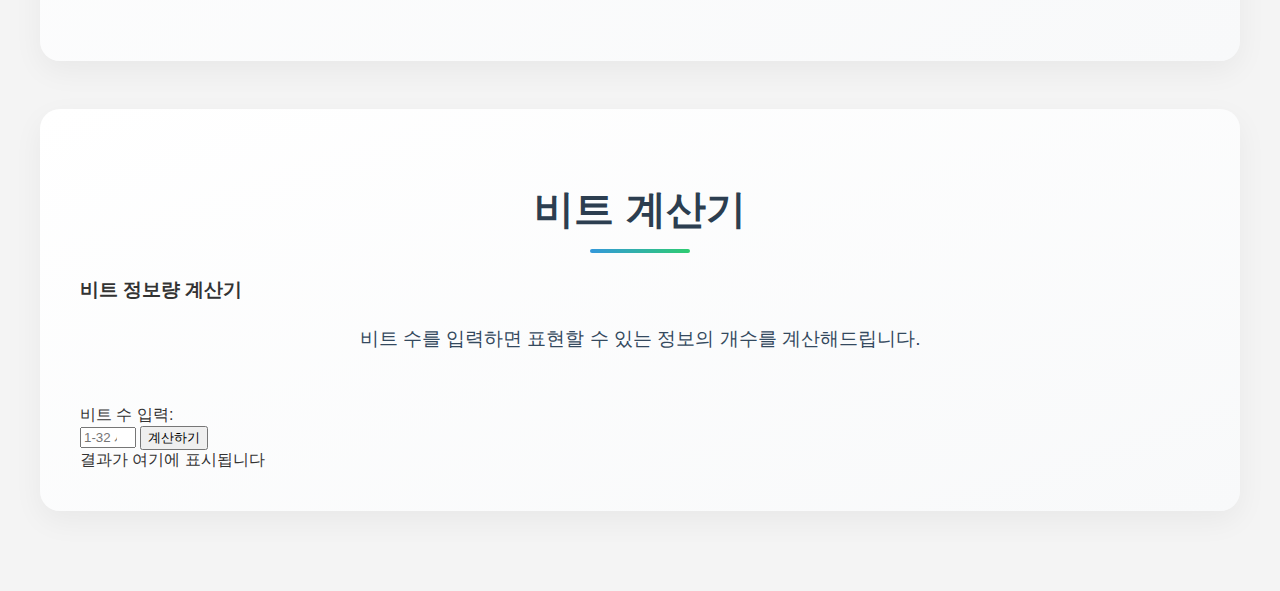
<file: pages/bit.html>
<!DOCTYPE html>
<html lang="ko">
<head>
  <meta charset="UTF-8" />
  <meta name="viewport" content="width=device-width, initial-scale=1.0" />
  <title>비트란?</title>
  <link rel="stylesheet" href="../assets/css/styles.css" />
</head>
<body>
  <header>
    <h1>비트란?</h1>
    <nav>
      <ul>
        <li><a href="../index.html">홈</a></li>
        <li><a href="binary.html">이진수란?</a></li>
        <li><a href="bit.html">비트란?</a></li>
        <li><a href="text.html">문자의 디지털 표현</a></li>
        <li><a href="image.html">그림의 디지털 표현</a></li>
        <li><a href="sound.html">소리의 디지털 표현</a></li>
        <li><a href="video.html">동영상의 디지털 표현</a></li>
      </ul>
    </nav>
  </header>

  <main>
    <section>
      <h2>비트란?</h2>
      <p>
        GB(기가바이트), MB(메가바이트)와 같은 표현을 들어본 적이 있나요?<br>
        이러한 표현은 컴퓨팅 시스템에서 정보를 표현하는 단위입니다.<br>
        이렇게 컴퓨팅 시스템에서 정보를 표현하는 단위 중에는 <strong>비트(bit)</strong>라고 하는 단위가 있습니다.<br>
        <strong>비트(Bit)</strong>는 컴퓨터에서 정보를 표현하는 가장 작은 단위입니다.<br><br>
        
        <strong>비트(Bit)</strong>는 0과 1의 이진수로 표현이 되며 이진수의 자릿수를 이용하여 비트를 표현합니다.<br>
        예를 들어, 1비트는 이진수 1자리수로만 표현이 되어 0 또는 1이 됩니다.<br>
        2비트는 이진수 2자리수로 표현이 되어 00, 01, 10, 11이 됩니다.<br>
        3비트는 이진수 3자리수로 표현이 되어 000, 001, 010, 011, 100, 101, 110, 111이 됩니다.<br>
        그렇다면 010101은 총 몇 비트가 될까요? 이진수 6자리수이므로 6비트가 됩니다.<br>
      </p>
    </section>

    <section>
      <h2>n개의 비트로 표현할 수 있는 정보의 개수</h2>
      <p>
        <strong>비트(bit)</strong>에서 중요한 것은 "n비트로 몇 개의 정보를 표현할 수 있느냐"입니다.<br>
        <strong>n비트</strong>로는 <strong>2ⁿ개</strong>의 정보를 표현할 수 있습니다.<br><br>
        
        예시를 통해 살펴보겠습니다:<br>
        1비트는 0, 1의 2개의 정보를 표현할 수 있습니다. 따라서, <strong>1비트</strong>로는 <strong>2<sup>1</sup>개</strong>의 정보를 표현할 수 있습니다.<br>
        2비트는 00, 01, 10, 11의 4개의 정보를 표현할 수 있습니다. 따라서, <strong>2비트</strong>로는 <strong>2<sup>2</sup>개</strong>의 정보를 표현할 수 있습니다.<br>
        3비트는 000, 001, 010, 011, 100, 101, 110, 111의 8개의 정보를 표현할 수 있습니다. 따라서, <strong>3비트</strong>로는 <strong>2<sup>3</sup>개</strong>의 정보를 표현할 수 있습니다.<br>
        8비트는 00000000 ~ 11111111의 256개의 정보를 표현할 수 있습니다. 따라서, <strong>8비트</strong>로는 <strong>2<sup>8</sup>개</strong>의 정보를 표현할 수 있습니다.<br><br>
        
        이처럼, <strong>n비트</strong>로는 <strong>2ⁿ개</strong>의 정보를 표현할 수 있습니다.<br>
        이는 비트의 수가 1개씩 증가할 때마다 표현할 수 있는 정보의 수가 2배씩 증가한다는 것을 의미합니다.<br>
      </p>
    </section>

    <section>
      <h2>비트 계산기</h2>
      <div class="bit-calculator">
        <div class="calculator-box">
          <h3>비트 정보량 계산기</h3>
          <p>비트 수를 입력하면 표현할 수 있는 정보의 개수를 계산해드립니다.</p>
          <div class="input-group">
            <label for="bitInput">비트 수 입력:</label>
            <div class="input-wrapper">
              <input type="number" id="bitInput" min="1" max="32" placeholder="1-32 사이의 숫자를 입력하세요">
              <button onclick="calculateBitInfo()">계산하기</button>
            </div>
          </div>
          <div class="result" id="bitResult">결과가 여기에 표시됩니다</div>
        </div>
      </div>
    </section>
  </main>

  <script src="../assets/js/bit.js"></script>
</body>
</html>
</file>
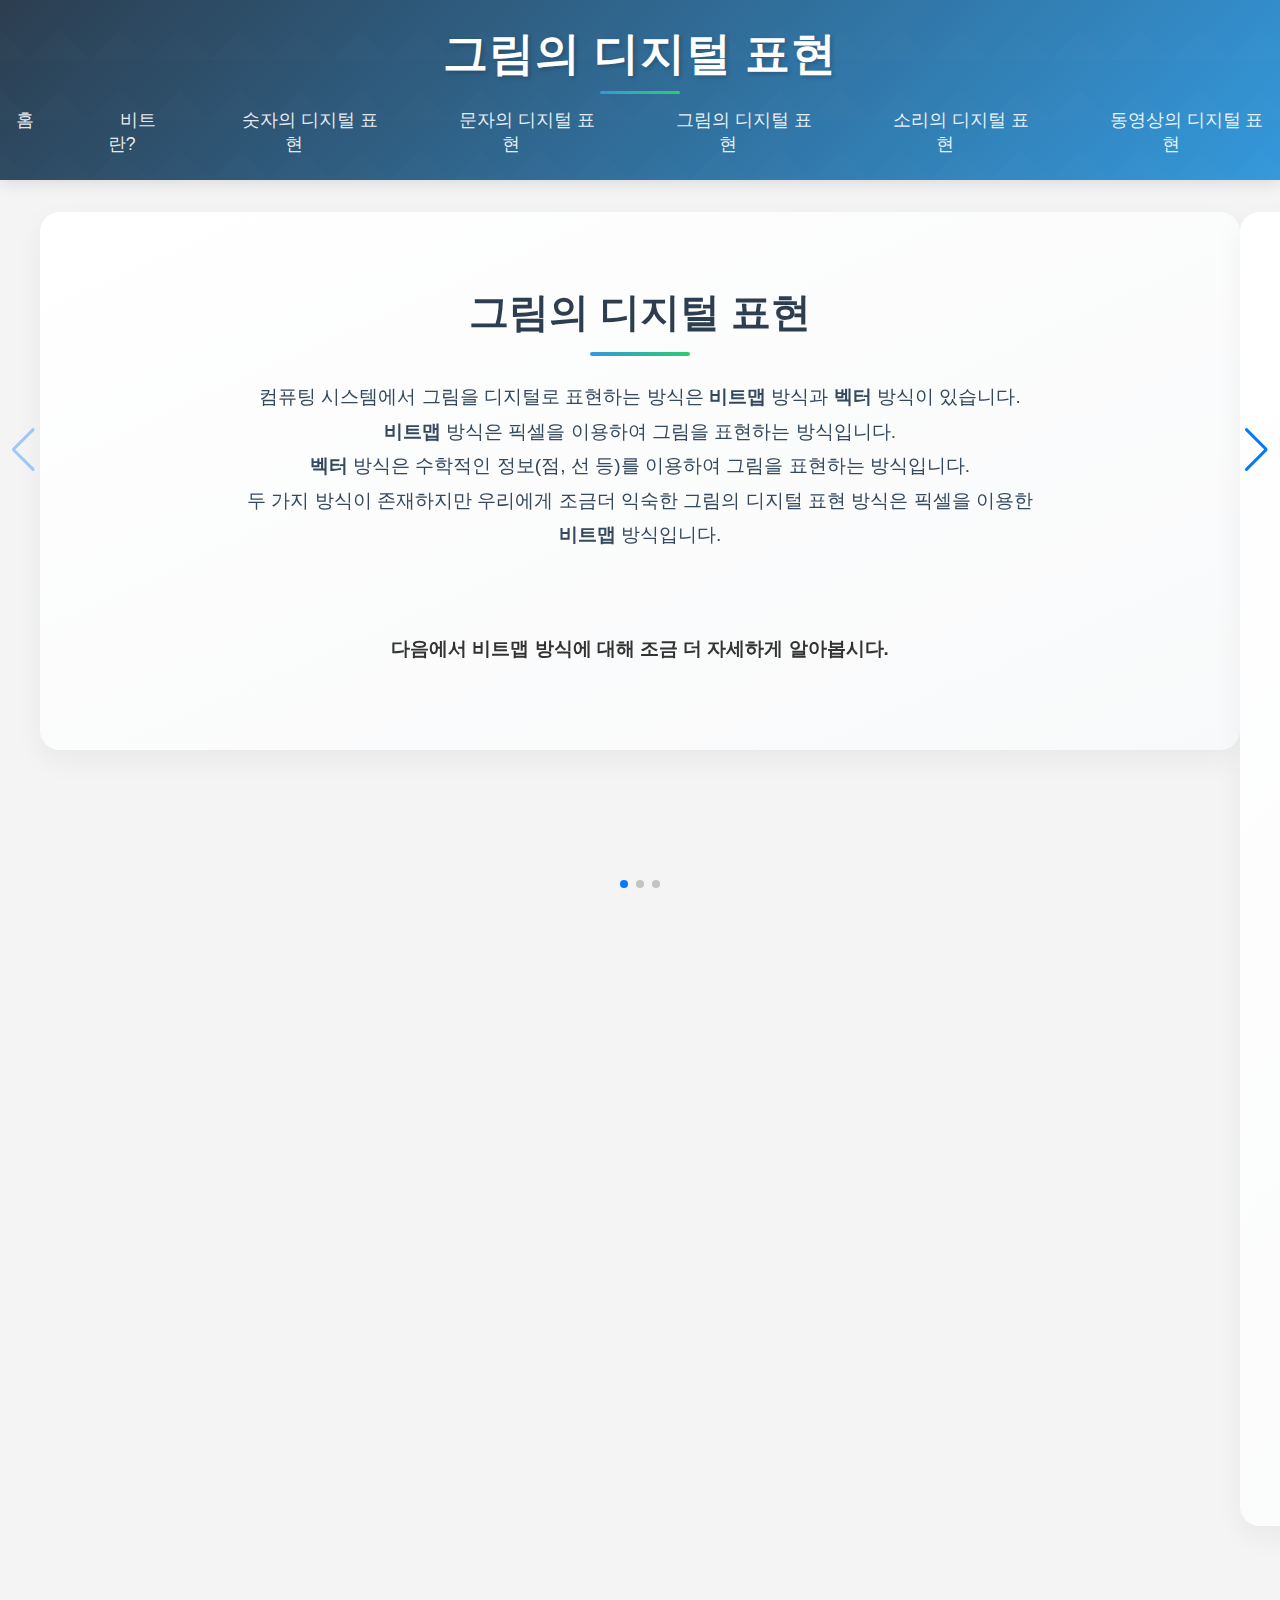
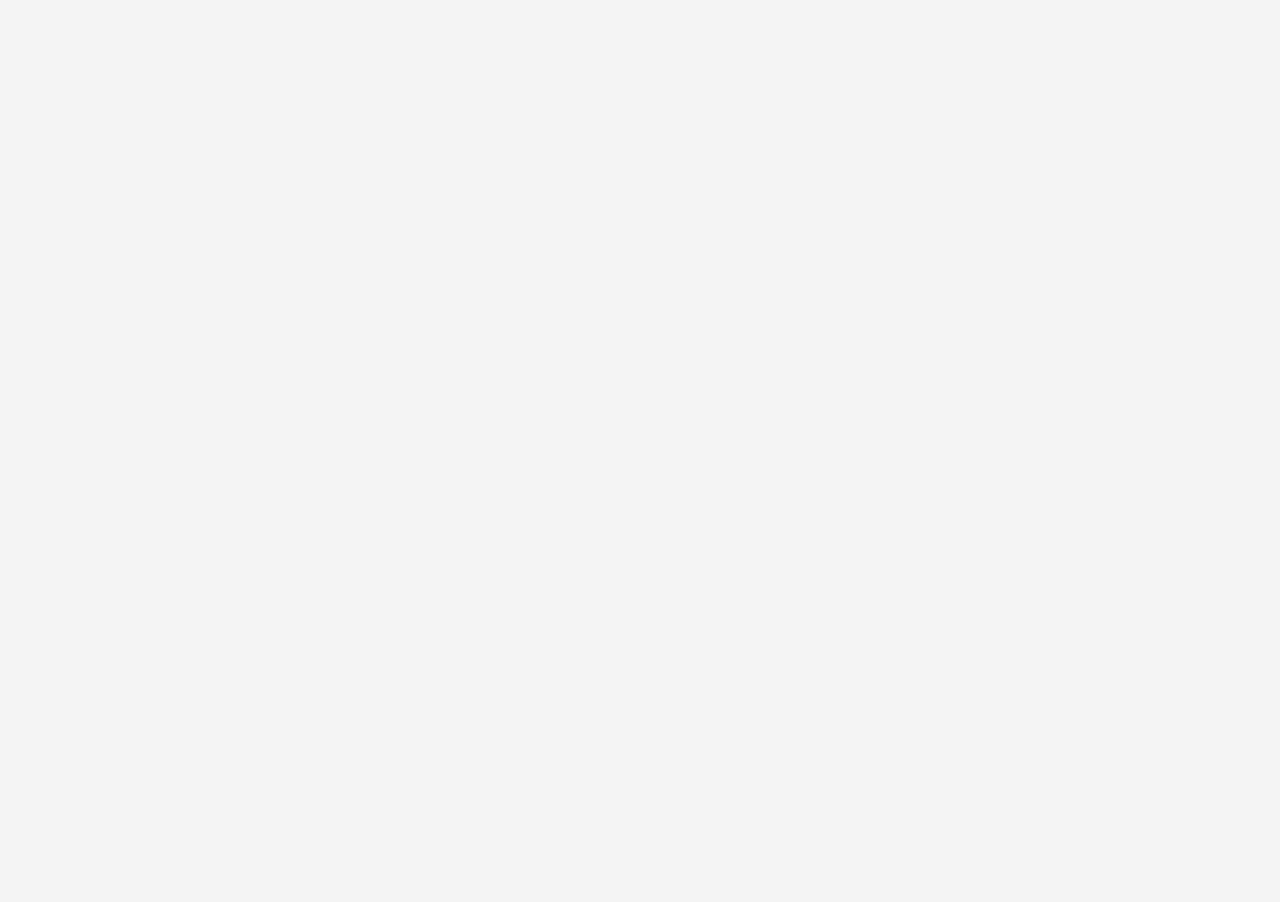
<file: pages/image.html>
<!DOCTYPE html>
<html lang="ko">
<head>
  <meta charset="UTF-8" />
  <meta name="viewport" content="width=device-width, initial-scale=1.0" />
  <title>그림의 디지털 표현</title>
  <link rel="stylesheet" href="../assets/css/styles.css" />
  <!-- Swiper.js CDN 추가 -->
  <link rel="stylesheet" href="https://cdn.jsdelivr.net/npm/swiper@9/swiper-bundle.min.css" />
  <script src="https://cdn.jsdelivr.net/npm/swiper@9/swiper-bundle.min.js"></script>
  <style>
    /* 색상 팔레트 구성 영역 오버라이드 */
    .color-picker {
      background: #fff;
      border-radius: 16px;
      box-shadow: 0 4px 16px rgba(0,0,0,0.08);
      padding: 2.5rem 2.5rem 2rem 2.5rem;
      margin-bottom: 2.5rem;
      margin-top: 2.5rem;
      width: 100%;
      max-width: 1000px;
      margin-left: auto;
      margin-right: auto;
      display: flex;
      flex-direction: column;
      gap: 2.2rem;
      position: relative;
      border: none;
    }
    .color-picker::before {
      content: '';
      display: block;
      position: absolute;
      top: 0;
      left: 0;
      width: 100%;
      height: 7px;
      border-radius: 16px 16px 0 0;
      background: linear-gradient(90deg, #ff5858 0%, #f09819 20%, #fffa65 40%, #38ef7d 60%, #17ead9 80%, #7f53ac 100%);
    }
    .color-picker h4 {
      font-size: 1.45rem;
      margin-bottom: 1.5rem;
      color: #1a2233;
      font-weight: 800;
      letter-spacing: -0.5px;
      margin-top: 0.7rem;
      z-index: 1;
      position: relative;
    }
    .color-controls {
      display: flex;
      flex-direction: column;
      gap: 1.7rem;
      width: 100%;
    }
    .color-controls .input-group {
      display: flex;
      flex-direction: column;
      gap: 0.9rem;
      width: 100%;
    }
    .color-controls label {
      font-weight: 700;
      margin-bottom: 0.2rem;
      color: #222b3a;
      font-size: 1.08rem;
    }
    .color-controls .input-wrapper {
      display: flex;
      flex-direction: column;
      gap: 0.7rem;
      align-items: stretch;
      width: 100%;
    }
    .color-controls input[type="number"],
    .color-controls select {
      padding: 0.85rem 1.1rem;
      border: 1.5px solid #cfd8dc;
      border-radius: 7px;
      font-size: 1.08rem;
      min-width: 160px;
      background: #f8fafc;
      width: 100%;
      box-sizing: border-box;
      font-weight: 500;
    }
    .color-controls button {
      padding: 0.85rem 1.5rem;
      background: linear-gradient(90deg, #4fd1c5 0%, #38a1db 100%);
      color: #fff;
      border: none;
      border-radius: 7px;
      font-weight: 800;
      font-size: 1.08rem;
      cursor: pointer;
      transition: background 0.2s;
      width: 100%;
      margin-top: 0.5rem;
      letter-spacing: 0.5px;
    }
    .color-controls button:hover {
      background: linear-gradient(90deg, #38a1db 0%, #4fd1c5 100%);
    }
    .color-controls .input-guide {
      background: #f1f8e9;
      color: #388e3c;
      border-left: 4px solid #81c784;
      padding: 0.9rem 1.1rem;
      border-radius: 7px;
      margin-top: 0.7rem;
      font-size: 1.01rem;
      width: 100%;
      font-weight: 500;
    }
    .color-options {
      margin-top: 2.2rem;
      display: flex;
      flex-wrap: wrap;
      gap: 0.9rem;
      justify-content: flex-start;
      width: 100%;
    }
    @media (max-width: 900px) {
      .color-picker {
        padding: 1.2rem 0.5rem 1.2rem 0.5rem;
        max-width: 98vw;
      }
    }
    /* 팔레트 색상 버튼 등 추가 스타일 필요시 여기에 */
    .rgb-section-title {
      margin-top: 3.5rem !important;
    }
    .pixel-challenge-section {
      margin-bottom: 3.5rem !important;
    }
  </style>
</head>
<body>
  <header>
    <h1>그림의 디지털 표현</h1>
    <nav>
      <ul>
        <li><a href="../index.html">홈</a></li>
        <li><a href="bit.html">비트란?</a></li>
        <li><a href="binary.html">숫자의 디지털 표현</a></li>
        <li><a href="text.html">문자의 디지털 표현</a></li>
        <li><a href="image.html">그림의 디지털 표현</a></li>
        <li><a href="sound.html">소리의 디지털 표현</a></li>
        <li><a href="video.html">동영상의 디지털 표현</a></li>
      </ul>
    </nav>
  </header>

  <main>
    <div class="swiper-container">
      <div class="swiper-wrapper">
        <div class="swiper-slide">
          <section class="image-digital">
            <h2>그림의 디지털 표현</h2>
            <p class="image-explanation">
              컴퓨팅 시스템에서 그림을 디지털로 표현하는 방식은 <b>비트맵</b> 방식과 <b>벡터</b> 방식이 있습니다.<br>
              <b>비트맵</b> 방식은 픽셀을 이용하여 그림을 표현하는 방식입니다.<br>
              <b>벡터</b> 방식은 수학적인 정보(점, 선 등)를 이용하여 그림을 표현하는 방식입니다.<br>
              두 가지 방식이 존재하지만 우리에게 조금더 익숙한 그림의 디지털 표현 방식은 픽셀을 이용한 <b>비트맵</b> 방식입니다.<br><br>
              <h3 style="text-align: center;">다음에서 <b>비트맵</b> 방식에 대해 조금 더 자세하게 알아봅시다.</h3>
            </p>
          </section>
        </div>
        <div class="swiper-slide">
          <section class="pixel-challenge-section">
            <h2>해상도의 차이 살펴보기</h2>
            <p class="challenge-description">
              <b>픽셀(Pixel)</b>이란 디지털로 표현된 그림을 구성하는 가장 기본적인 구성으로 작은 사각형 모양의 점입니다.<br>
              컴퓨팅 시스템은 <b>픽셀</b>에 한 가지 색상을 넣어 여러 개의 픽셀을 사용하여 그림을 표현합니다.<br>
              많은 개수의 픽셀을 사용할수록 더욱 정확하고 선명하게 그림을 표현할 수 있습니다.<br>
              그림을 디지털로 표현했을 때, 사용된 전체 픽셀의 개수를  <b>해상도</b>라고 합니다.<br><br>
              이름 또는 이미지를 픽셀화하고 해상도에 따른 그림의 표현 차이를 체험해 보세요.
            </p>
            <div class="pixel-restoration-challenge">
              <div class="challenge-controls">
                <div class="control-panel">
                  <div class="input-group">
                    <label for="nameInput">📝 내용을 입력하세요:</label>
                    <div class="input-wrapper">
                      <input type="text" id="nameInput" placeholder="예: 홍길동 or Alice">
                      <button class="primary-button" onclick="renderName()">이름 이미지 생성</button>
                    </div>
                  </div>

                  <div class="input-group">
                    <label for="imgUpload">🖼 이미지 업로드:</label>
                    <div class="input-wrapper">
                      <input type="file" id="imgUpload" accept="image/*" class="file-input">
                      <div class="file-input-label">파일 선택</div>
                    </div>
                  </div>

                  <div class="input-group">
                    <label for="resolution">해상도 선택:</label>
                    <div class="input-wrapper">
                      <select id="resolution" class="resolution-select">
                        <option value="8">8 x 6</option>
                        <option value="16">16 x 12</option>
                        <option value="32">32 x 24</option>
                        <option value="64">64 x 48</option>
                        <option value="128">128 x 96</option>
                        <option value="256">256 x 192</option>
                        <option value="400">400 x 300</option>
                        <option value="800" selected>800 x 600</option>
                      </select>
                      <div class="button-group">
                        <button class="primary-button" onclick="applyResolution()">해상도 적용</button>
                        <button class="secondary-button" onclick="downloadImage()">이미지 저장</button>
                      </div>
                    </div>
                  </div>
                </div>
              </div>

              <div class="challenge-area">
                <div class="canvas-container">
                  <canvas id="pixelCanvas" width="800" height="600"></canvas>
                </div>
              </div>
            </div>
          </section>
        </div>
        <div class="swiper-slide">
          <section>
            <h2 class="rgb-section-title">RGB 색상을 활용한 그림의 디지털 표현</h2>
            <p>컴퓨팅 시스템에서는 픽셀에 한 가지 색상을 채워넣어 그림을 표현합니다.<br>
               그렇다면 컴퓨팅 시스템에서 색상은 어떻게 표현할까요?<br>
               바로 <b>비트</b>를 이용하여 색상을 표현을 합니다.<br>
               대표적인 색상 표현 방식으로는 <b>RGB(Red, Green, Blue)</b> 방식이 있습니다.<br>
               <b>RGB</b> 색상 표현 방식은 빛의 삼원색인 <b style="color: #ff0000;";>Red(#ff0000)</b>, <b style="color: #00ff00;">Green(#00ff00)</b>, <b style="color: #0000ff;">Blue(#0000ff)</b>을 이용하여 색상을 표현합니다.<br>
               Red에 8비트, Green에 8비트, Blue에 8비트를 부여해 총 24비트를 이용해 색상을 표현하는 방식입니다.<br><br>
               <h3 style="text-align: center;">아래 활동을 통해 컴퓨팅 시스템이 색상과 그림을 표현하는 방식을 학습해봅시다.</h3>
            </p>
            <!-- 1. 색상 팔레트 설정 -->
            <div class="color-picker">
              <h4>1️⃣ 색상 팔레트 구성</h4>
              <div class="color-controls">
                <div class="input-group">
                  <label for="bitCount">비트 수를 선택하세요:</label>
                  <select id="bitCount">
                    <option value="1">1비트 (2색)</option>
                    <option value="2">2비트 (4색)</option>
                    <option value="3">3비트 (8색)</option>
                    <option value="4">4비트 (16색)</option>
                  </select>
                </div>
                <div class="input-group">
                  <label for="numColors">몇 개의 색을 사용할까요?</label>
                  <div class="input-wrapper">
                    <input type="number" id="numColors" min="1" max="2" placeholder="비트 수에 따라 자동 제한" />
                    <button onclick="generatePalette()">팔레트 만들기</button>
                  </div>
                  <div class="input-guide"><strong>※ 안내</strong> 비트 수에 따라 선택 가능한 색상 개수가 자동으로 제한됩니다.</div>
                </div>
              </div>
              <div id="paletteArea" class="color-options"></div>
            </div>
            <!-- 2 & 3. 캔버스 + 미리보기 나란히 배치 -->
            <div class="section">
              <h2>2️⃣ 캔버스 설정</h2>
              <div class="canvas-controls">
                <label for="canvasRows">행 수:</label>
                <input type="number" id="canvasRows" min="1" max="20" value="10">
                <label for="canvasCols">열 수:</label>
                <input type="number" id="canvasCols" min="1" max="20" value="10">
                <button onclick="generateCanvas()">캔버스 생성</button>
              </div>
              <div class="canvas-section">
                <div class="canvas-grid-wrapper">
                  <div>
                    <h3>캔버스</h3>
                    <div id="canvasGrid" class="canvas-grid"></div>
                  </div>
                  <div>
                    <h3>미리보기</h3>
                    <div id="previewGrid" class="preview-grid"></div>
                  </div>
                </div>
              </div>
            </div>
          </section>
        </div>
      </div>
      <div class="swiper-pagination"></div>
      <div class="swiper-button-prev"></div>
      <div class="swiper-button-next"></div>
    </div>
  </main>
  <script src="../assets/js/image.js"></script>
  <script src="../assets/js/pixel-challenge.js"></script>
  <script>
    window.onload = function () {
      if (typeof Swiper !== 'undefined') {
        new Swiper('.swiper-container', {
          direction: 'horizontal',
          loop: false,
          pagination: {
            el: '.swiper-pagination',
            clickable: true,
          },
          navigation: {
            nextEl: '.swiper-button-next',
            prevEl: '.swiper-button-prev',
          },
          simulateTouch: true,
        });
      }
      // 기존 이미지 업로드 라벨 클릭 이벤트 유지
      var label = document.querySelector('.file-input-label');
      if(label) {
        label.addEventListener('click', function() {
          document.getElementById('imgUpload').click();
        });
      }
    };
  </script>
</body>
</html>
</file>
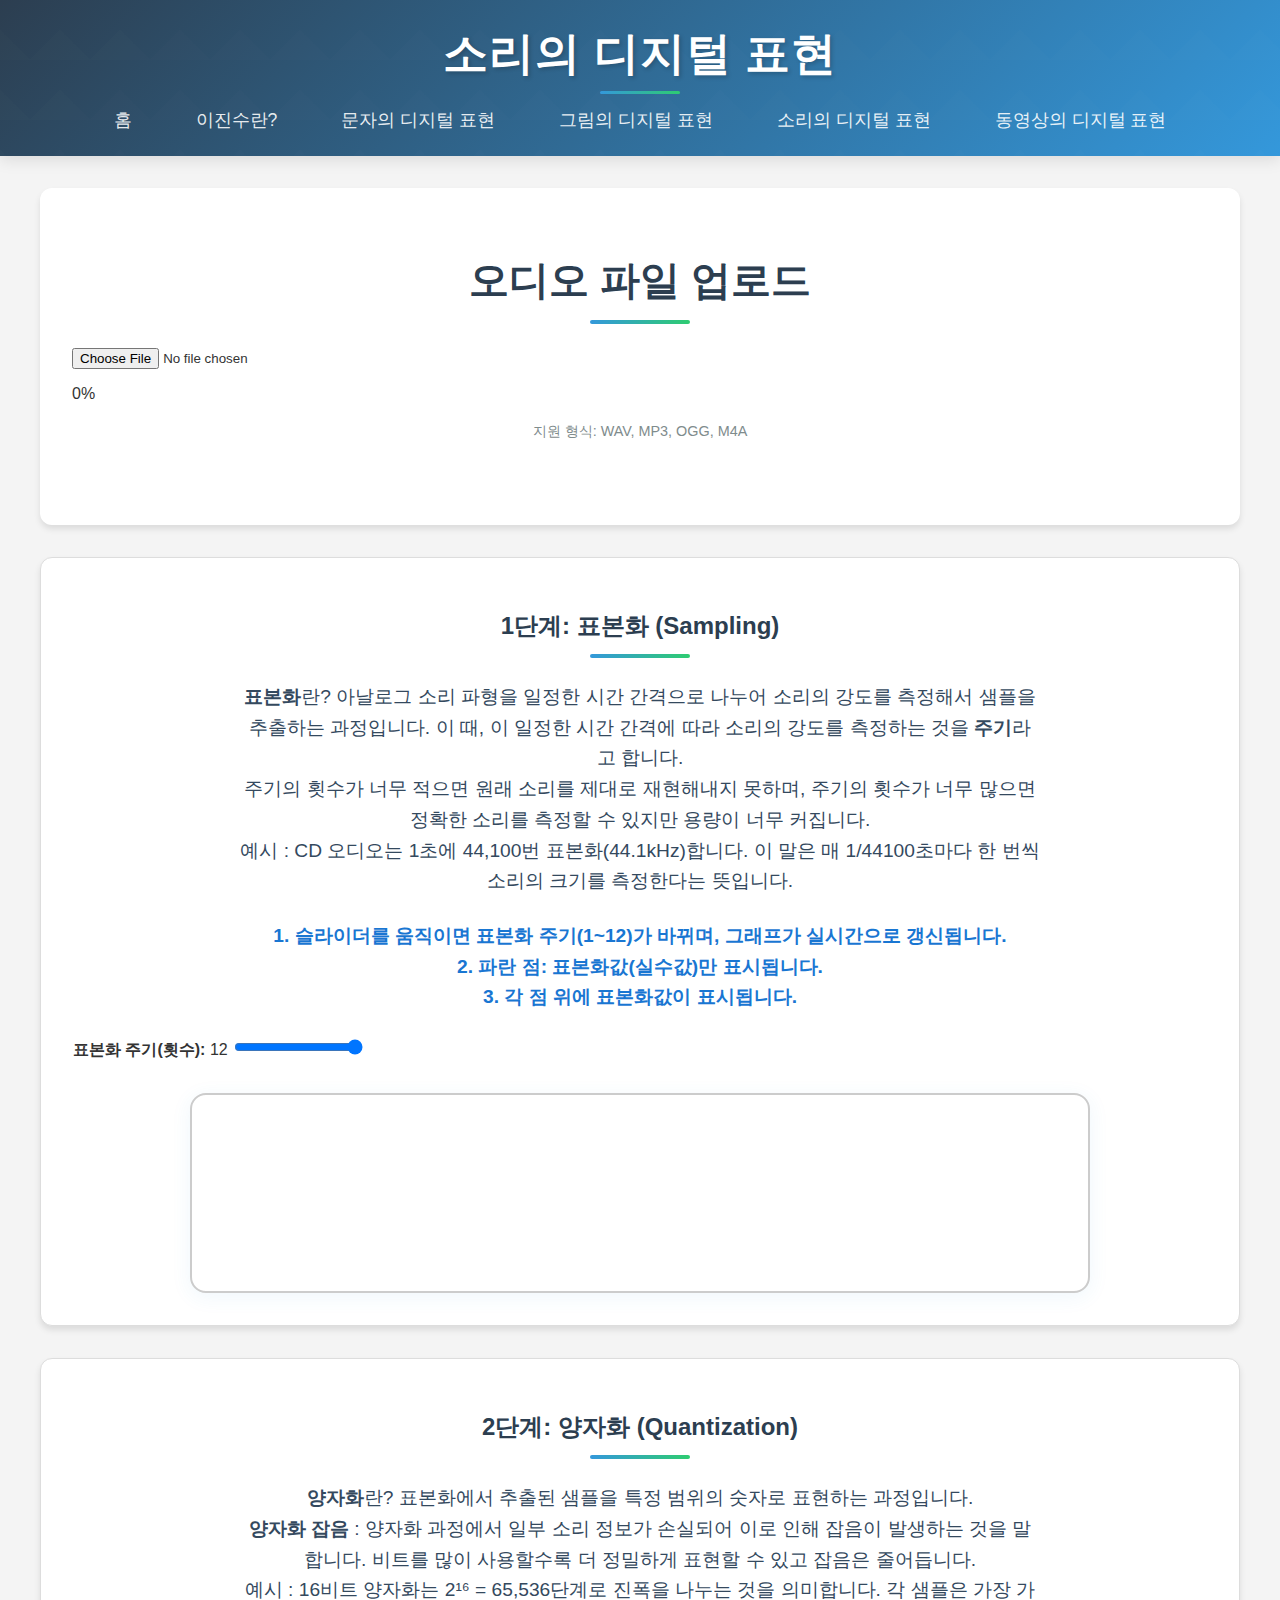
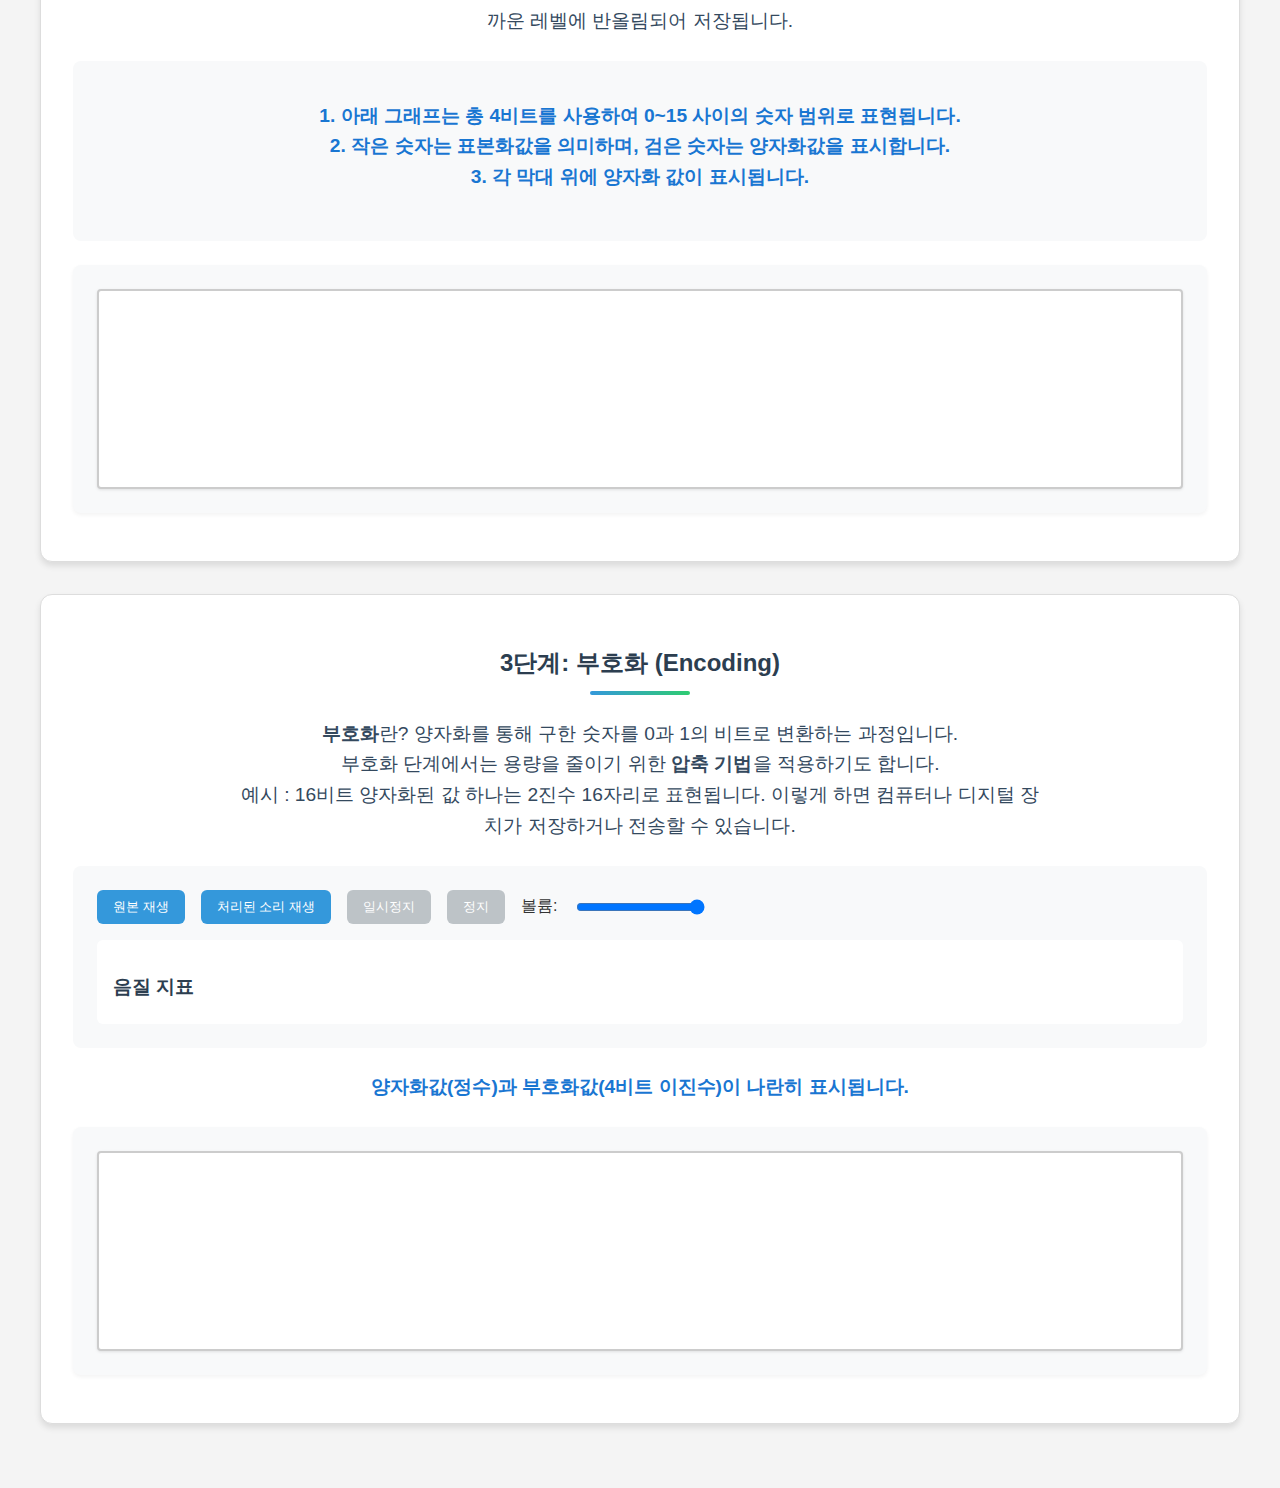
<file: pages/sound.html>
<!DOCTYPE html>
<html lang="ko">
<head>
  <meta charset="UTF-8" />
  <meta name="viewport" content="width=device-width, initial-scale=1.0" />
  <title>소리의 디지털 표현</title>
  <link rel="stylesheet" href="../assets/css/styles.css" />
  <style>
    .step {
      background: #ffffff;
      border-radius: 12px;
      padding: 2rem;
      margin-bottom: 2rem;
      box-shadow: 0 4px 6px rgba(0, 0, 0, 0.1);
    }

    .step h2 {
      color: #2c3e50;
      margin-bottom: 1.5rem;
      font-size: 1.5rem;
    }

    .step p {
      color: #34495e;
      line-height: 1.6;
      margin-bottom: 1.5rem;
    }

    .controls {
      background: #f8f9fa;
      padding: 1.5rem;
      border-radius: 8px;
      margin-bottom: 1.5rem;
    }

    .controls label {
      display: block;
      margin-bottom: 0.5rem;
      color: #2c3e50;
      font-weight: 500;
    }

    .canvas-container {
      width: 100%;
      overflow-x: auto;
      background: #f8f9fa;
      border-radius: 8px;
      padding: 1.5rem;
      margin: 1rem 0;
      box-shadow: 0 2px 4px rgba(0, 0, 0, 0.05);
      position: relative;
      max-width: 100%;
      box-sizing: border-box;
    }

    canvas {
      display: block;
      margin: 0 auto;
      background: #ffffff;
      border-radius: 4px;
      box-shadow: 0 1px 3px rgba(0, 0, 0, 0.1);
      width: 100%;
      height: 200px;
      max-width: 100%;
      box-sizing: border-box;
    }

    @media (max-width: 768px) {
      .canvas-container {
        padding: 1rem;
      }
    }

    /* 스크롤바 스타일 */
    .canvas-container::-webkit-scrollbar {
      height: 8px;
    }

    .canvas-container::-webkit-scrollbar-track {
      background: #f1f1f1;
      border-radius: 4px;
    }

    .canvas-container::-webkit-scrollbar-thumb {
      background: #888;
      border-radius: 4px;
    }

    .canvas-container::-webkit-scrollbar-thumb:hover {
      background: #555;
    }

    .file-upload-section {
      background: #ffffff;
      border-radius: 12px;
      padding: 2rem;
      margin-bottom: 2rem;
      box-shadow: 0 4px 6px rgba(0, 0, 0, 0.1);
    }

    .file-upload-section h2 {
      color: #2c3e50;
      margin-bottom: 1.5rem;
    }

    .upload-progress {
      margin: 1rem 0;
    }

    .file-info {
      color: #7f8c8d;
      font-size: 0.9rem;
    }

    .audio-controls {
      background: #f8f9fa;
      padding: 1.5rem;
      border-radius: 8px;
      margin-bottom: 1.5rem;
    }

    .playback-controls {
      display: flex;
      flex-wrap: wrap;
      gap: 1rem;
      align-items: center;
      margin-bottom: 1rem;
    }

    .control-btn {
      padding: 0.5rem 1rem;
      border: none;
      border-radius: 6px;
      background: #3498db;
      color: white;
      cursor: pointer;
      transition: background 0.3s;
    }

    .control-btn:hover {
      background: #2980b9;
    }

    .control-btn:disabled {
      background: #bdc3c7;
      cursor: not-allowed;
    }

    .volume-control {
      display: flex;
      align-items: center;
      gap: 1rem;
    }

    .quality-indicator {
      background: #ffffff;
      padding: 1rem;
      border-radius: 6px;
      margin-top: 1rem;
    }

    .quality-indicator h3 {
      color: #2c3e50;
      margin-bottom: 0.5rem;
    }

    .control-group {
      display: flex;
      align-items: center;
      gap: 1rem;
    }

    .sampling-controls {
      margin-bottom: 2rem;
    }

    .sampling-guide {
      margin-top: 1rem;
    }

    .sampling-guide ul {
      list-style-type: disc;
      padding-left: 20px;
    }
  </style>
</head>
<body>
  <header>
    <h1>소리의 디지털 표현</h1>
    <nav>
      <ul>
        <li><a href="../index.html">홈</a></li>
        <li><a href="binary.html">이진수란?</a></li>
        <li><a href="text.html">문자의 디지털 표현</a></li>
        <li><a href="image.html">그림의 디지털 표현</a></li>
        <li><a href="sound.html">소리의 디지털 표현</a></li>
        <li><a href="video.html">동영상의 디지털 표현</a></li>
      </ul>
    </nav>
  </header>

  <main>
    <section class="file-upload-section" style="margin-bottom:2rem;">
      <h2>오디오 파일 업로드</h2>
      <input type="file" id="audioFile" accept="audio/*,audio/mp3,.mp3,.wav,.ogg" />
      <div class="upload-progress">
        <div class="progress-bar"></div>
        <span class="progress-text">0%</span>
      </div>
      <p class="file-info">지원 형식: WAV, MP3, OGG, M4A</p>
    </section>
    <section class="step">
      <h2>1단계: 표본화 (Sampling)</h2>
          <p>
            <strong>표본화</strong>란? 아날로그 소리 파형을 일정한 시간 간격으로 나누어 소리의 강도를 측정해서 샘플을 추출하는 과정입니다. 이 때, 이 일정한 시간 간격에 따라 소리의 강도를 측정하는 것을 <strong>주기</strong>라고 합니다.<br>
            주기의 횟수가 너무 적으면 원래 소리를 제대로 재현해내지 못하며, 주기의 횟수가 너무 많으면 정확한 소리를 측정할 수 있지만 용량이 너무 커집니다.<br>
            예시 : CD 오디오는 1초에 44,100번 표본화(44.1kHz)합니다. 이 말은 매 1/44100초마다 한 번씩 소리의 크기를 측정한다는 뜻입니다.
          </p>
      <div class="sampling-guide">  
        <p style="margin-top:1rem;color:#1976D2;font-weight:bold; text-align: center;">
          1. 슬라이더를 움직이면 표본화 주기(1~12)가 바뀌며, 그래프가 실시간으로 갱신됩니다.<br>
          2. 파란 점: 표본화값(실수값)만 표시됩니다.<br>
          3. 각 점 위에 표본화값이 표시됩니다.<br>
        </p>
      </div>
      <div class="sampling-controls">
        <label for="samplingRateSlider"><strong>표본화 주기(횟수):</strong> <span id="samplingRateValue">12</span></label>
        <input type="range" id="samplingRateSlider" min="1" max="12" value="12" step="1">
      </div>
      <canvas id="samplingCanvas" width="900" height="320" style="width:100%;max-width:900px;background:#fff;border-radius:16px;box-shadow:0 4px 20px rgba(52,152,219,0.08);"></canvas>
    </section>
    <section class="step">
      <h2>2단계: 양자화 (Quantization)</h2>
      <p>
        <strong>양자화</strong>란? 표본화에서 추출된 샘플을 특정 범위의 숫자로 표현하는 과정입니다.<br>
        <strong>양자화 잡음</strong> : 양자화 과정에서 일부 소리 정보가 손실되어 이로 인해 잡음이 발생하는 것을 말합니다. 비트를 많이 사용할수록 더 정밀하게 표현할 수 있고 잡음은 줄어듭니다.<br>
        예시 : 16비트 양자화는 2¹⁶ = 65,536단계로 진폭을 나누는 것을 의미합니다. 각 샘플은 가장 가까운 레벨에 반올림되어 저장됩니다.
      </p>
      <div class="controls">
        <p style="margin-top:1rem;color:#1976D2;font-weight:bold; text-align: center;">
          1. 아래 그래프는 총 4비트를 사용하여 0~15 사이의 숫자 범위로 표현됩니다.<br>
          2. 작은 숫자는 표본화값을 의미하며, 검은 숫자는 양자화값을 표시합니다.<br>
          3. 각 막대 위에 양자화 값이 표시됩니다.
        </p>
      </div>
      <div class="canvas-container">
        <canvas id="quantizationCanvas"></canvas>
      </div>
      
    </section>
    <section class="step">
      <h2>3단계: 부호화 (Encoding)</h2>
      <p>
        <strong>부호화</strong>란? 양자화를 통해 구한 숫자를 0과 1의 비트로 변환하는 과정입니다.<br>
        부호화 단계에서는 용량을 줄이기 위한 <strong>압축 기법</strong>을 적용하기도 합니다.<br>
        예시 : 16비트 양자화된 값 하나는 2진수 16자리로 표현됩니다. 이렇게 하면 컴퓨터나 디지털 장치가 저장하거나 전송할 수 있습니다.
      </p>
      <div class="audio-controls">
        <div class="playback-controls">
          <button id="playOriginal" class="control-btn">원본 재생</button>
          <button id="playProcessed" class="control-btn">처리된 소리 재생</button>
          <button id="pauseBtn" class="control-btn" disabled>일시정지</button>
          <button id="stopBtn" class="control-btn" disabled>정지</button>
          <div class="volume-control">
            <label for="volume">볼륨:</label>
            <input type="range" id="volume" min="0" max="100" value="100">
          </div>
        </div>
        <div class="quality-indicator">
          <h3>음질 지표</h3>
          <div id="qualityMetrics"></div>
        </div>
      </div>
      <div class="sampling-guide">
        <p style="margin-top:1rem;color:#1976D2;font-weight:bold; text-align: center;">
          양자화값(정수)과 부호화값(4비트 이진수)이 나란히 표시됩니다.
        </p>
      </div>
      <div class="canvas-container">
        <canvas id="encodingCanvas"></canvas>
      </div>
      
    </section>
  </main>

  <script src="../assets/js/sound.js"></script>
</body>
</html>
</file>
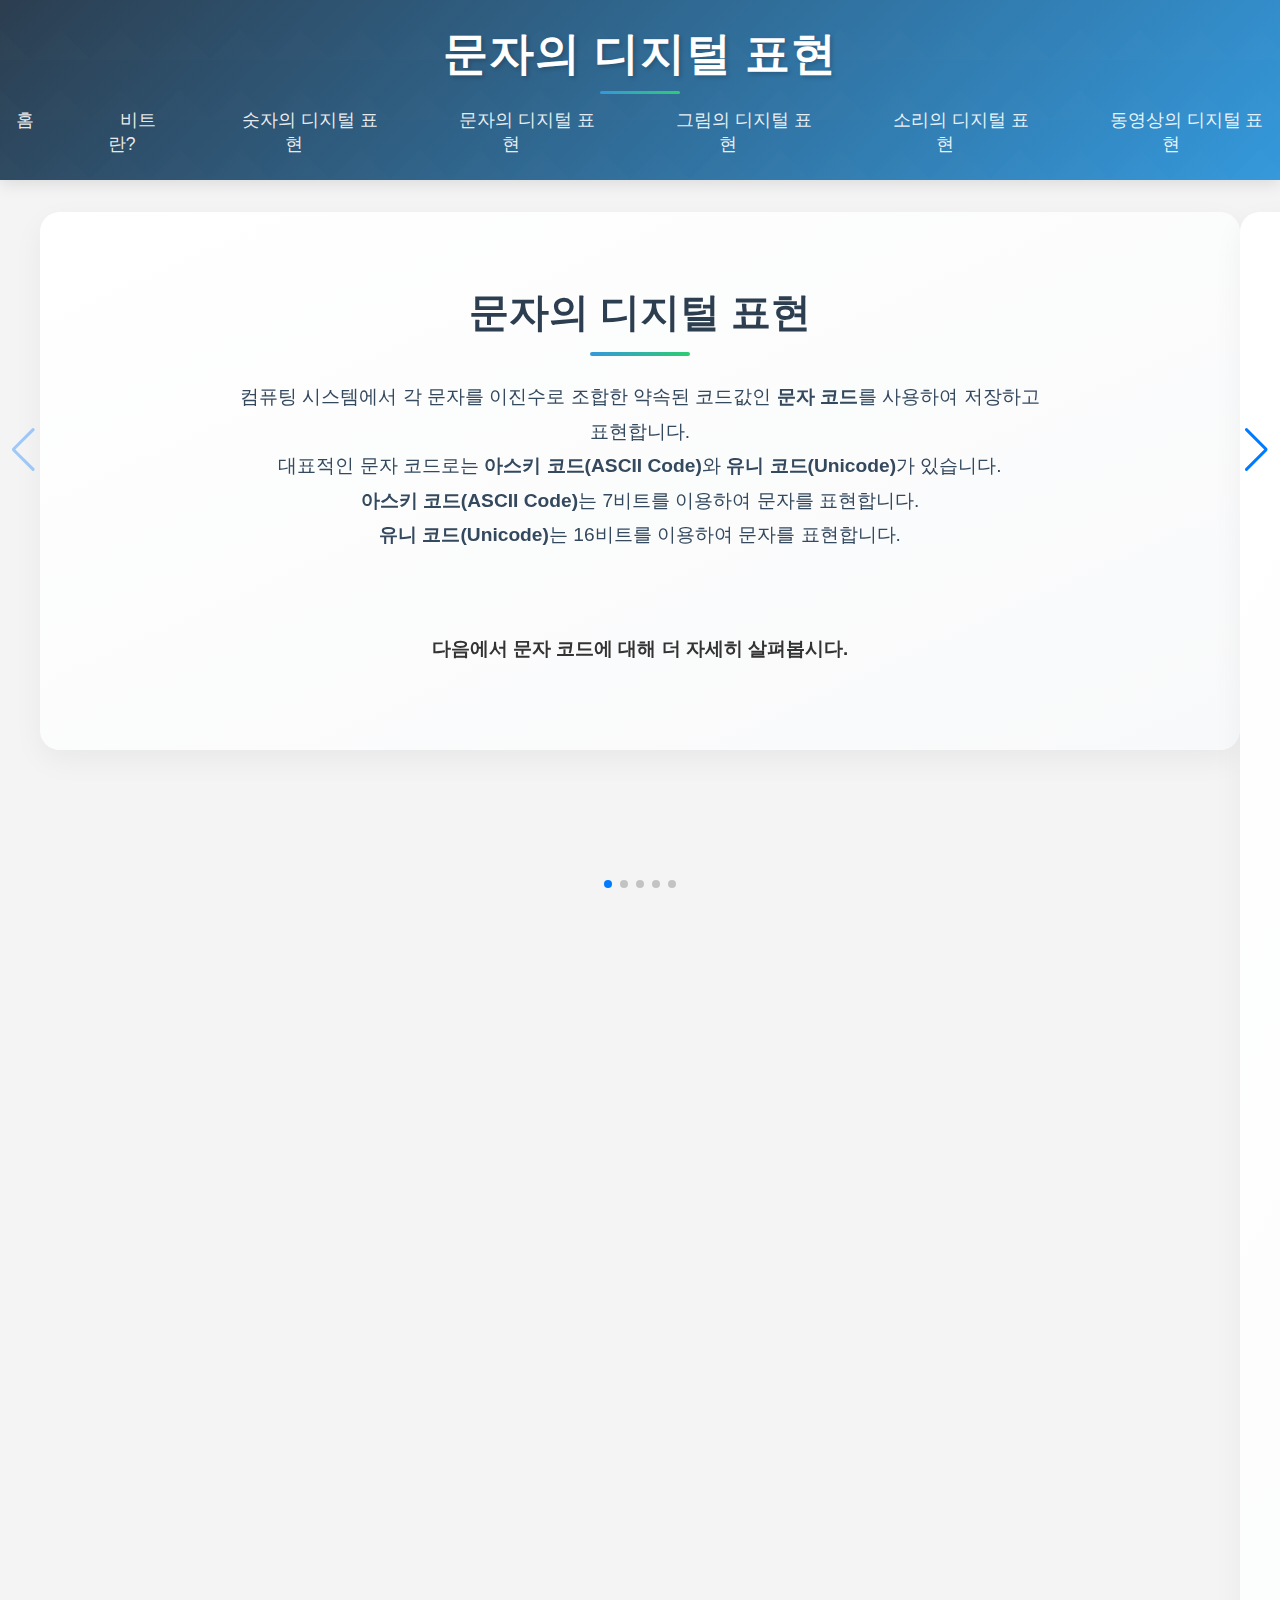
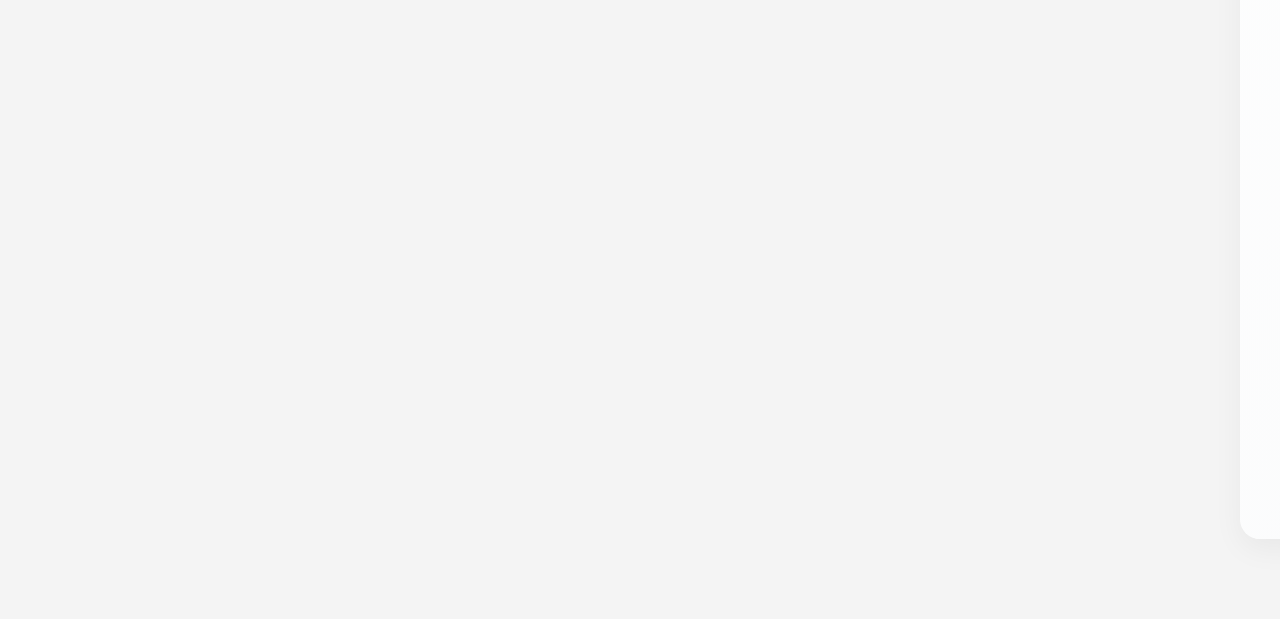
<file: pages/text.html>
<!DOCTYPE html>
<html lang="ko">
<head>
  <meta charset="UTF-8">
  <meta name="viewport" content="width=device-width, initial-scale=1.0">
  <title>문자의 디지털 표현</title>
  <link rel="stylesheet" href="../assets/css/styles.css">
  <!-- Swiper.js CDN 추가 -->
  <link rel="stylesheet" href="https://cdn.jsdelivr.net/npm/swiper@9/swiper-bundle.min.css" />
  <script src="https://cdn.jsdelivr.net/npm/swiper@9/swiper-bundle.min.js"></script>
  <style>
    .ascii {
      font-size: 0.8em;
      color: #666;
      margin-top: 2px;
      font-family: monospace;
      letter-spacing: 0.5px;
    }
  </style>
</head>
<body>
  <header>
    <h1>문자의 디지털 표현</h1>
    <nav>
      <ul>
        <li><a href="../index.html">홈</a></li>
        <li><a href="bit.html">비트란?</a></li>
        <li><a href="binary.html">숫자의 디지털 표현</a></li>
        <li><a href="text.html">문자의 디지털 표현</a></li>
        <li><a href="image.html">그림의 디지털 표현</a></li>
        <li><a href="sound.html">소리의 디지털 표현</a></li>
        <li><a href="video.html">동영상의 디지털 표현</a></li>
      </ul>
    </nav>
  </header>

  <main>
    <div class="swiper-container">
      <div class="swiper-wrapper">
        <div class="swiper-slide">
          <section>
            <h2>문자의 디지털 표현</h2>
            <p>
              컴퓨팅 시스템에서 각 문자를 이진수로 조합한 약속된 코드값인 <strong>문자 코드</strong>를 사용하여 저장하고 표현합니다.<br>
              대표적인 문자 코드로는 <strong>아스키 코드(ASCII Code)</strong>와 <strong>유니 코드(Unicode)</strong>가 있습니다.<br>
              <b>아스키 코드(ASCII Code)</b>는 7비트를 이용하여 문자를 표현합니다.<br>
              <b>유니 코드(Unicode)</b>는 16비트를 이용하여 문자를 표현합니다.<br><br>
              <h3 style="text-align: center;">다음에서 문자 코드에 대해 더 자세히 살펴봅시다.</h3>
            </p>
          </section>
        </div>
        <div class="swiper-slide">
          <section>
            <h2>아스키 코드(ASCII Code)</h2>
            <p class="intro-text">
              <strong>아스키 코드(ASCII Code)</strong>는 미국 표준화 협회에서 제작한 문자 코드로 알파벳, 숫자, 특수문자, 제어 문자(줄바꿈·탭·공백 등)을 표현할 수 있습니다.<br>
              또한, <strong>7비트</strong>를 사용하여 <strong>총 128개</strong>의 문자를 표현할 수 있습니다.<br>
              *맨 왼쪽에 패리티 비트(Parity bit)라고 하는 1비트를 추가하여 오류 여부를 판단합니다. 그래서 실질적으로는 8비트로 표현이 됩니다. 이 패리티 비트는 0으로 유지되며 만약, 1인 경우에는 오류가 있는 것으로 간주합니다.<br> 
              아래 표에는 자주 사용되는 <strong>제어 문자(예: 줄바꿈, 탭, 공백, DEL 등)</strong>와 <strong>출력 가능 문자(숫자, 대문자, 소문자, 주요 특수문자)</strong>만을 엄선하여 2진수, 10진수, 문자(또는 설명)로 정리했습니다.
            </p>
            <table class="ascii-table" style="margin:2rem auto; min-width:350px; max-width:900px;">
              <thead>
                <tr>
                  <th>2진수</th><th>10진수</th><th>문자/설명</th>
                  <th>2진수</th><th>10진수</th><th>문자/설명</th>
                  <th>2진수</th><th>10진수</th><th>문자/설명</th>
                </tr>
              </thead>
              <tbody>
                <tr><td>00001000</td><td>8</td><td>BS(백스페이스)</td><td>00001001</td><td>9</td><td>TAB(탭)</td><td>00001010</td><td>10</td><td>LF(줄바꿈)</td></tr>
                <tr><td>00100000</td><td>32</td><td>(공백)</td><td>00100001</td><td>33</td><td>!</td><td>00100011</td><td>35</td><td>#</td></tr>
                <tr><td>00100100</td><td>36</td><td>$</td><td>00100101</td><td>37</td><td>%</td><td>00100110</td><td>38</td><td>&amp;</td></tr>
                <tr><td>00101000</td><td>40</td><td>(</td><td>00101001</td><td>41</td><td>)</td><td>00101010</td><td>42</td><td>*</td></tr>
                <tr><td>00101011</td><td>43</td><td>+</td><td>00101100</td><td>44</td><td>,</td><td>00101101</td><td>45</td><td>-</td></tr>
                <tr><td>00101110</td><td>46</td><td>.</td><td>00101111</td><td>47</td><td>/</td><td>00110000</td><td>48</td><td>0</td></tr>
                <tr><td>00110001</td><td>49</td><td>1</td><td>00110010</td><td>50</td><td>2</td><td>00110011</td><td>51</td><td>3</td></tr>
                <tr><td>00110100</td><td>52</td><td>4</td><td>00110101</td><td>53</td><td>5</td><td>00110110</td><td>54</td><td>6</td></tr>
                <tr><td>00110111</td><td>55</td><td>7</td><td>00111000</td><td>56</td><td>8</td><td>00111001</td><td>57</td><td>9</td></tr>
                <tr><td>00111111</td><td>63</td><td>?</td><td>01000000</td><td>64</td><td>@</td><td>01000001</td><td>65</td><td>A</td></tr>
                <tr><td>01000010</td><td>66</td><td>B</td><td>01000011</td><td>67</td><td>C</td><td>01000100</td><td>68</td><td>D</td></tr>
                <tr><td>01000101</td><td>69</td><td>E</td><td>01000110</td><td>70</td><td>F</td><td>01000111</td><td>71</td><td>G</td></tr>
                <tr><td>01001000</td><td>72</td><td>H</td><td>01001001</td><td>73</td><td>I</td><td>01001010</td><td>74</td><td>J</td></tr>
                <tr><td>01001011</td><td>75</td><td>K</td><td>01001100</td><td>76</td><td>L</td><td>01001101</td><td>77</td><td>M</td></tr>
                <tr><td>01001110</td><td>78</td><td>N</td><td>01001111</td><td>79</td><td>O</td><td>01010000</td><td>80</td><td>P</td></tr>
                <tr><td>01010001</td><td>81</td><td>Q</td><td>01010010</td><td>82</td><td>R</td><td>01010011</td><td>83</td><td>S</td></tr>
                <tr><td>01010100</td><td>84</td><td>T</td><td>01010101</td><td>85</td><td>U</td><td>01010110</td><td>86</td><td>V</td></tr>
                <tr><td>01010111</td><td>87</td><td>W</td><td>01011000</td><td>88</td><td>X</td><td>01011001</td><td>89</td><td>Y</td></tr>
                <tr><td>01011010</td><td>90</td><td>Z</td><td>01100001</td><td>97</td><td>a</td><td>01100010</td><td>98</td><td>b</td></tr>
                <tr><td>01100011</td><td>99</td><td>c</td><td>01100100</td><td>100</td><td>d</td><td>01100101</td><td>101</td><td>e</td></tr>
                <tr><td>01100110</td><td>102</td><td>f</td><td>01100111</td><td>103</td><td>g</td><td>01101000</td><td>104</td><td>h</td></tr>
                <tr><td>01101001</td><td>105</td><td>i</td><td>01101010</td><td>106</td><td>j</td><td>01101011</td><td>107</td><td>k</td></tr>
                <tr><td>01101100</td><td>108</td><td>l</td><td>01101101</td><td>109</td><td>m</td><td>01101110</td><td>110</td><td>n</td></tr>
                <tr><td>01101111</td><td>111</td><td>o</td><td>01110000</td><td>112</td><td>p</td><td>01110001</td><td>113</td><td>q</td></tr>
                <tr><td>01110010</td><td>114</td><td>r</td><td>01110011</td><td>115</td><td>s</td><td>01110100</td><td>116</td><td>t</td></tr>
                <tr><td>01110101</td><td>117</td><td>u</td><td>01110110</td><td>118</td><td>v</td><td>01110111</td><td>119</td><td>w</td></tr>
                <tr><td>01111000</td><td>120</td><td>x</td><td>01111001</td><td>121</td><td>y</td><td>01111010</td><td>122</td><td>z</td></tr>
                <tr><td>01111111</td><td>127</td><td>DEL(삭제)</td><td></td><td></td><td></td><td></td><td></td><td></td></tr>
              </tbody>
            </table>
          </section>
        </div>
        <div class="swiper-slide">
          <section>
            <h2>ASCII & 유니코드 변환기</h2>
            <p>문자를 입력하면 해당 문자의 <strong>ASCII</strong> 및 <strong>유니코드</strong> 값을 확인할 수 있습니다.</p>
            <div class="converter-box">
              <input type="text" id="asciiInput" placeholder="문자를 입력하세요 (예: A)" />
              <button onclick="convertToASCIIAndUnicode()">변환하기</button>
              <div id="asciiResult"></div>
              <div id="unicodeResult"></div>
            </div>
          </section>
        </div>
        <div class="swiper-slide">
          <section>
            <h2>아스키 코드로 문자 작성해보기</h2>
            <p>아스키 코드를 입력하면 해당하는 문자를 확인할 수 있습니다.</p>
            <div class="converter-box">
              <h3>이진코드 변환기</h3>
              <input type="text" id="binaryInput" placeholder="이진코드를 입력하세요 (예: 01001000 01101001)">
              <div class="input-guide">
                <strong>※ 주의사항</strong>
                <ul>
                  <li>각 문자는 아스키 코드로 입력해주세요.</li>
                  <li>문자 사이에 <strong>반드시 띄어쓰기</strong>를 해주세요.</li>
                  <li>이진코드는 0과 1로만 구성되어야 합니다.</li>
                  <li>잘못된 입력 시 오류 메시지가 표시됩니다.</li>
                  <li>예시: 01001000 01101001 (Hi)</li>
                </ul>
              </div>
              <button onclick="convertBinaryToChar()">변환하기</button>
              <div id="binaryResult"></div>
            </div>
          </section>
        </div>
        <div class="swiper-slide">
          <section>
            <h2>ASCII 빙고 게임</h2>
            <p>ASCII 문자를 이용한 빙고 게임을 즐겨보세요!</p>
            <div class="bingo-container">
              <div class="game-rules">
                <h3>게임 규칙</h3>
                <ul>
                  <li>빙고판의 크기는 3x3부터 10x10까지 선택할 수 있습니다.</li>
                  <li>각 칸에는 ASCII 문자와 해당 문자의 ASCII 코드 값이 표시됩니다.</li>
                  <li>같은 문자는 중복되어 나타나지 않습니다 (대소문자 구분).</li>
                  <li>칸을 클릭하여 선택/해제할 수 있습니다.</li>
                  <li>가로, 세로, 대각선으로 한 줄이 완성되면 빙고가 됩니다.</li>
                  <li>3개의 빙고를 완성하면 게임이 종료됩니다.</li>
                </ul>
              </div>
              <div class="bingo-controls">
                <div class="size-controls">
                  <label for="bingoRows">행:</label>
                  <input type="number" id="bingoRows" min="3" max="10" value="5">
                  <label for="bingoCols">열:</label>
                  <input type="number" id="bingoCols" min="3" max="10" value="5">
                  <button onclick="createEmptyBingoBoard()" id="createBoardBtn">빈 빙고판 생성</button>
                  <button onclick="submitBingoBoard()" id="submitBoardBtn">제출하기</button>
                </div>
                <div class="game-stats">
                  <span>현재 빙고: <span id="bingoCount">0</span>개</span>
                  <span>빙고판 생성: <span id="boardCount">0</span>회</span>
                  <span>제출 횟수: <span id="submitCount">0</span>회</span>
                </div>
              </div>
              <div class="bingo-board" id="bingoBoard"></div>
              <div class="submitted-bingo-section" style="display: none;">
                <h3>제출된 빙고판</h3>
                <div class="bingo-board" id="submittedBingoBoard"></div>
                <div class="submitted-bingo-info">
                  <p>제출 시간: <span id="submissionTime"></span></p>
                  <p>빙고 수: <span id="submittedBingoCount">0</span>개</p>
                  <p>제출 횟수: <span id="submittedCount">0</span>회</p>
                </div>
              </div>
              <div class="bingo-result" id="bingoResult" style="display: none;">
                <div class="result-content">
                  <h3>축하합니다!</h3>
                  <p>3빙고를 달성하셨습니다!</p>
                  <button onclick="resetBingoGame()">게임 재시작</button>
                </div>
              </div>
            </div>
          </section>
        </div>
      </div>
      <div class="swiper-pagination"></div>
      <div class="swiper-button-prev"></div>
      <div class="swiper-button-next"></div>
    </div>
  </main>
  <script src="../assets/js/text.js"></script>
  <script>
    window.onload = function () {
      if (typeof Swiper !== 'undefined') {
        new Swiper('.swiper-container', {
          direction: 'horizontal',
          loop: false,
          pagination: {
            el: '.swiper-pagination',
            clickable: true,
          },
          navigation: {
            nextEl: '.swiper-button-next',
            prevEl: '.swiper-button-prev',
          },
          simulateTouch: true,
        });
      }
    };
  </script>
</body>
</html>
</file>
<file: assets/css/styles.css>
/* General body and layout styling */
body {
  font-family: 'Arial', sans-serif;
  background-color: #f4f4f4;
  margin: 0;
  padding: 0;
  color: #333;
}

/* Header styling */
header {
  background: linear-gradient(135deg, #2c3e50, #3498db);
  color: white;
  padding: 1.5rem 0;
  box-shadow: 0 4px 15px rgba(0, 0, 0, 0.1);
  position: relative;
  overflow: hidden;
  text-align: center;
}

header::before {
  content: '';
  position: absolute;
  top: 0;
  left: 0;
  right: 0;
  bottom: 0;
  background: linear-gradient(45deg, rgba(255, 255, 255, 0.1) 25%, transparent 25%),
              linear-gradient(-45deg, rgba(255, 255, 255, 0.1) 25%, transparent 25%);
  background-size: 60px 60px;
  opacity: 0.1;
}

header h1 {
  font-size: 2.8rem;
  margin: 0 auto;
  font-weight: 700;
  text-shadow: 2px 2px 4px rgba(0, 0, 0, 0.2);
  letter-spacing: 1px;
  position: relative;
  display: inline-block;
  text-align: center;
}

header h1::after {
  content: '';
  position: absolute;
  bottom: -10px;
  left: 50%;
  transform: translateX(-50%);
  width: 80px;
  height: 3px;
  background: linear-gradient(to right, #3498db, #2ecc71);
  border-radius: 2px;
}

nav {
  margin-top: 1.5rem;
  position: relative;
}

nav ul {
  list-style: none;
  padding: 0;
  margin: 0;
  display: flex;
  justify-content: center;
  gap: 2rem;
}

nav ul li {
  position: relative;
}

nav ul li a {
  color: rgba(255, 255, 255, 0.9);
  text-decoration: none;
  font-size: 1.1rem;
  font-weight: 500;
  padding: 0.5rem 1rem;
  border-radius: 20px;
  transition: all 0.3s ease;
  position: relative;
  z-index: 1;
}

nav ul li a::before {
  content: '';
  position: absolute;
  top: 0;
  left: 0;
  width: 100%;
  height: 100%;
  background: rgba(255, 255, 255, 0.1);
  border-radius: 20px;
  transform: scale(0);
  transition: transform 0.3s ease;
  z-index: -1;
}

nav ul li a:hover {
  color: white;
  text-decoration: none;
}

nav ul li a:hover::before {
  transform: scale(1);
}

/* Main content styling */
main {
  max-width: 1200px;
  margin: 0 auto;
  padding: 2rem;
}

main section {
  background: linear-gradient(to bottom right, #ffffff, #f8f9fa);
  border-radius: 20px;
  padding: 2.5rem;
  box-shadow: 0 10px 30px rgba(0, 0, 0, 0.05);
  margin-bottom: 3rem;
}

main h2 {
  font-size: 2.5rem;
  color: #2c3e50;
  margin-bottom: 1.5rem;
  text-align: center;
  font-weight: 700;
  position: relative;
  padding-bottom: 1rem;
}

main h2::after {
  content: '';
  position: absolute;
  bottom: 0;
  left: 50%;
  transform: translateX(-50%);
  width: 100px;
  height: 4px;
  background: linear-gradient(to right, #3498db, #2ecc71);
  border-radius: 2px;
}

main p {
  font-size: 1.2rem;
  line-height: 1.8;
  color: #34495e;
  text-align: center;
  margin-bottom: 3rem;
  max-width: 800px;
  margin-left: auto;
  margin-right: auto;
}

.card-grid {
  display: grid;
  grid-template-columns: repeat(auto-fit, minmax(280px, 1fr));
  gap: 2rem;
  padding: 1rem;
}

.card {
  background: white;
  border-radius: 15px;
  padding: 2rem;
  text-decoration: none;
  color: inherit;
  transition: all 0.3s ease;
  border: 1px solid rgba(0, 0, 0, 0.1);
  position: relative;
  overflow: hidden;
}

.card::before {
  content: '';
  position: absolute;
  top: 0;
  left: 0;
  width: 100%;
  height: 100%;
  background: linear-gradient(45deg, rgba(52, 152, 219, 0.1), rgba(46, 204, 113, 0.1));
  opacity: 0;
  transition: opacity 0.3s ease;
}

.card:hover {
  transform: translateY(-5px);
  box-shadow: 0 15px 30px rgba(0, 0, 0, 0.1);
}

.card:hover::before {
  opacity: 1;
}

.card h3 {
  font-size: 1.5rem;
  color: #2c3e50;
  margin-bottom: 1rem;
  position: relative;
  padding-bottom: 0.5rem;
}

.card h3::after {
  content: '';
  position: absolute;
  bottom: 0;
  left: 0;
  width: 50px;
  height: 3px;
  background: linear-gradient(to right, #3498db, #2ecc71);
  border-radius: 1.5px;
}

.card p {
  font-size: 1rem;
  line-height: 1.6;
  color: #7f8c8d;
  margin: 0;
  text-align: left;
}

/* Footer styling */
footer {
  background-color: #333;
  color: white;
  text-align: center;
  padding: 15px;
  position: fixed;
  bottom: 0;
  width: 100%;
}

footer p {
  font-size: 0.9rem;
  margin: 0;
}

/* Responsive layout */
@media (max-width: 768px) {
  main {
    padding: 1rem;
  }

  main section {
    padding: 1.5rem;
  }

  main h2 {
    font-size: 2rem;
  }

  main p {
    font-size: 1.1rem;
  }

  .card-grid {
    grid-template-columns: 1fr;
  }

  nav ul {
    flex-direction: column;
    align-items: center;
    gap: 1rem;
  }

  nav ul li a {
    display: block;
    padding: 0.8rem 1.5rem;
    width: 200px;
    text-align: center;
  }

  header h1 {
    font-size: 2rem;
  }

  button {
    width: 100%;
  }

  input[type="number"], input[type="text"] {
    width: 100%;
  }
}

/* ASCII 테이블 스타일 */
.ascii-table {
  margin: 2rem 0;
  overflow-x: auto;
  font-size: 0.9rem;
  background: white;
  border-radius: 15px;
  box-shadow: 0 5px 20px rgba(0, 0, 0, 0.05);
}

.intro-text {
  font-size: 1.1rem;
  line-height: 1.6;
  color: #2c3e50;
  background: #f8f9fa;
  padding: 1.5rem;
  border-radius: 10px;
  margin-bottom: 2rem;
  border-left: 4px solid #3498db;
}

.section-desc {
  font-size: 1rem;
  color: #34495e;
  margin: 1rem 0;
  padding: 0.5rem 0;
}

.example-box {
  background: #e8f4f8;
  padding: 1rem;
  border-radius: 8px;
  margin: 1rem 0;
  border: 1px solid #b3e0ff;
}

.example-box strong {
  color: #2980b9;
  display: block;
  margin-bottom: 0.5rem;
}

.example-box ul {
  margin: 0;
  padding-left: 1.5rem;
}

.example-box li {
  margin: 0.5rem 0;
  color: #2c3e50;
}

.ascii-table table {
  width: 100%;
  border-collapse: separate;
  border-spacing: 0;
  font-family: 'Consolas', monospace;
}

.ascii-table th,
.ascii-table td {
  padding: 0.8rem;
  text-align: center;
  border: 1px solid #e0e0e0;
  transition: all 0.3s ease;
}

.ascii-table th {
  background: linear-gradient(145deg, #f8f9fa, #ffffff);
  color: #2c3e50;
  font-weight: 600;
  position: sticky;
  top: 0;
  z-index: 10;
  border-bottom: 2px solid #3498db;
}

.ascii-table th:first-child {
  border-top-left-radius: 15px;
}

.ascii-table th:last-child {
  border-top-right-radius: 15px;
}

.ascii-table tr:nth-child(even) {
  background-color: #f8f9fa;
}

.ascii-table tr:hover {
  background-color: rgba(52, 152, 219, 0.05);
}

.ascii-table td:hover {
  background-color: rgba(52, 152, 219, 0.1);
  transform: scale(1.02);
}

.control-char {
  color: #666;
  font-style: italic;
  background-color: #f5f5f5;
}

.printable-char {
  color: #2c3e50;
  font-weight: 500;
}

.ascii-section {
  margin-bottom: 2rem;
  max-height: 400px;
  overflow-y: auto;
  border-radius: 15px;
  box-shadow: 0 5px 20px rgba(0, 0, 0, 0.05);
  background: white;
  padding: 0;
  position: relative;
}

.ascii-section h3 {
  margin: 0;
  padding: 1.2rem 1.5rem;
  color: #2c3e50;
  font-size: 1.3rem;
  position: sticky;
  top: 0;
  background: linear-gradient(145deg, #ffffff, #f8f9fa);
  border-bottom: 2px solid #3498db;
  z-index: 20;
  display: flex;
  align-items: center;
  gap: 0.8rem;
}

.ascii-section h3::before {
  content: '';
  display: inline-block;
  width: 24px;
  height: 24px;
  background-size: contain;
  background-repeat: no-repeat;
  background-position: center;
}

.ascii-section:first-child h3::before {
  background-image: url("data:image/svg+xml,%3Csvg xmlns='http://www.w3.org/2000/svg' viewBox='0 0 24 24' fill='%233498db'%3E%3Cpath d='M19 3H5c-1.1 0-2 .9-2 2v14c0 1.1.9 2 2 2h14c1.1 0 2-.9 2-2V5c0-1.1-.9-2-2-2zm0 16H5V5h14v14zM7 10h2v7H7zm4-3h2v10h-2zm4 6h2v4h-2z'/%3E%3C/svg%3E");
}

.ascii-section:last-child h3::before {
  background-image: url("data:image/svg+xml,%3Csvg xmlns='http://www.w3.org/2000/svg' viewBox='0 0 24 24' fill='%232ecc71'%3E%3Cpath d='M20 4H4c-1.1 0-2 .9-2 2v12c0 1.1.9 2 2 2h16c1.1 0 2-.9 2-2V6c0-1.1-.9-2-2-2zm0 14H4V6h16v12zM6 10h12v2H6v-2zm0-4h12v2H6V6z'/%3E%3C/svg%3E");
}

.section-desc {
  font-size: 1rem;
  color: #34495e;
  margin: 0;
  padding: 1.2rem 1.5rem;
  background: #f8f9fa;
  border-bottom: 1px solid rgba(52, 152, 219, 0.1);
}

.example-box {
  background: #e8f4f8;
  padding: 1.2rem 1.5rem;
  margin: 0;
  border-bottom: 1px solid rgba(52, 152, 219, 0.1);
}

.ascii-table table {
  width: 100%;
  border-collapse: separate;
  border-spacing: 0;
  font-family: 'Consolas', monospace;
  margin-top: 0;
}

.ascii-table th {
  background: linear-gradient(145deg, #f8f9fa, #ffffff);
  color: #2c3e50;
  font-weight: 600;
  position: sticky;
  top: 0;
  z-index: 10;
  border-bottom: 2px solid #3498db;
  padding: 1rem 1.5rem;
}

/* 반응형 스타일 */
@media (max-width: 768px) {
  .ascii-section h3 {
    font-size: 1.1rem;
    padding: 1rem 1.2rem;
  }

  .section-desc {
    padding: 1rem 1.2rem;
  }

  .example-box {
    padding: 1rem 1.2rem;
  }

  .ascii-table th {
    padding: 0.8rem 1.2rem;
  }
}

.converter-box {
  background: linear-gradient(145deg, #ffffff, #f8f9fa);
  padding: 2rem;
  border-radius: 15px;
  margin: 1.5rem 0;
  box-shadow: 0 5px 20px rgba(0, 0, 0, 0.05);
  transition: transform 0.3s ease;
  box-sizing: border-box;
  width: 100%;
}

.converter-box:hover {
  transform: translateY(-5px);
}

.converter-box input[type="text"] {
  width: 100%;
  padding: 1rem 1.5rem;
  font-size: 1.1rem;
  border: 2px solid #e0e0e0;
  border-radius: 12px;
  margin-bottom: 0.5rem;
  transition: all 0.3s ease;
  background: white;
  color: #2c3e50;
  box-shadow: 0 2px 5px rgba(0, 0, 0, 0.05);
  box-sizing: border-box;
}

.converter-box input[type="text"]:focus {
  border-color: #3498db;
  box-shadow: 0 0 0 3px rgba(52, 152, 219, 0.1);
  outline: none;
}

.converter-box input[type="text"]::placeholder {
  color: #95a5a6;
  font-size: 1rem;
}

.converter-box button {
  width: 100%;
  background: linear-gradient(135deg, #3498db, #2ecc71);
  color: white;
  border: none;
  padding: 1rem 2rem;
  border-radius: 12px;
  cursor: pointer;
  font-size: 1.1rem;
  font-weight: 600;
  transition: all 0.3s ease;
  text-transform: uppercase;
  letter-spacing: 1px;
  position: relative;
  overflow: hidden;
  box-sizing: border-box;
}

.converter-box button::before {
  content: '';
  position: absolute;
  top: 0;
  left: 0;
  width: 100%;
  height: 100%;
  background: linear-gradient(45deg, rgba(255, 255, 255, 0.2), transparent);
  transform: translateX(-100%);
  transition: transform 0.3s ease;
}

.converter-box button:hover {
  transform: translateY(-2px);
  box-shadow: 0 5px 15px rgba(52, 152, 219, 0.3);
}

.converter-box button:hover::before {
  transform: translateX(100%);
}

.converter-box button:active {
  transform: translateY(0);
}

#asciiResult, #unicodeResult, #binaryResult {
  margin-top: 1.5rem;
  padding: 0;
  background: transparent;
  border-radius: 12px;
  font-size: 1.1rem;
  color: #2c3e50;
  transition: all 0.3s ease;
}

#asciiResult .card, #unicodeResult .card, #binaryResult .card {
  background: linear-gradient(145deg, #ffffff, #f8f9fa);
  padding: 1.8rem;
  border-radius: 15px;
  box-shadow: 0 4px 15px rgba(0, 0, 0, 0.08);
  border: 1px solid rgba(52, 152, 219, 0.1);
  margin-bottom: 1.5rem;
  position: relative;
  overflow: hidden;
}

#asciiResult .card::before, #unicodeResult .card::before, #binaryResult .card::before {
  content: '';
  position: absolute;
  top: 0;
  left: 0;
  width: 100%;
  height: 4px;
  background: linear-gradient(to right, #3498db, #2ecc71);
}

#asciiResult h3, #unicodeResult h3, #binaryResult h3 {
  color: #2c3e50;
  margin: 0 0 1.2rem 0;
  font-size: 1.4rem;
  position: relative;
  padding-bottom: 0.8rem;
  display: flex;
  align-items: center;
  gap: 0.8rem;
}

#asciiResult h3::before, #unicodeResult h3::before, #binaryResult h3::before {
  content: '';
  display: inline-block;
  width: 24px;
  height: 24px;
  background-size: contain;
  background-repeat: no-repeat;
  background-position: center;
}

#asciiResult h3::before {
  background-image: url("data:image/svg+xml,%3Csvg xmlns='http://www.w3.org/2000/svg' viewBox='0 0 24 24' fill='%233498db'%3E%3Cpath d='M3 3h18v18H3V3zm16 16V5H5v14h14zM7 7h10v2H7V7zm0 4h10v2H7v-2zm0 4h7v2H7v-2z'/%3E%3C/svg%3E");
}

#unicodeResult h3::before {
  background-image: url("data:image/svg+xml,%3Csvg xmlns='http://www.w3.org/2000/svg' viewBox='0 0 24 24' fill='%232ecc71'%3E%3Cpath d='M12 2C6.48 2 2 6.48 2 12s4.48 10 10 10 10-4.48 10-10S17.52 2 12 2zm0 18c-4.41 0-8-3.59-8-8s3.59-8 8-8 8 3.59 8 8-3.59 8-8 8zm-1-13h2v6h-2zm0 8h2v2h-2z'/%3E%3C/svg%3E");
}

#asciiResult ul, #unicodeResult ul, #binaryResult ul {
  list-style: none;
  padding: 0;
  margin: 0;
  display: grid;
  gap: 1rem;
}

#asciiResult li, #unicodeResult li, #binaryResult li {
  padding: 1rem;
  border-radius: 10px;
  background: white;
  border: 1px solid rgba(52, 152, 219, 0.1);
  display: flex;
  align-items: center;
  gap: 1rem;
  transition: all 0.3s ease;
}

#asciiResult li:hover, #unicodeResult li:hover, #binaryResult li:hover {
  transform: translateY(-2px);
  box-shadow: 0 4px 12px rgba(52, 152, 219, 0.1);
  border-color: rgba(52, 152, 219, 0.2);
}

#asciiResult strong, #unicodeResult strong, #binaryResult strong {
  color: #3498db;
  font-weight: 600;
  min-width: 2.5rem;
  height: 2.5rem;
  display: flex;
  align-items: center;
  justify-content: center;
  background: rgba(52, 152, 219, 0.1);
  padding: 0.2rem 0.8rem;
  border-radius: 8px;
  font-size: 1.2rem;
}

/* 반응형 스타일 */
@media (max-width: 768px) {
  .converter-box {
    padding: 1.5rem;
    margin: 1rem 0;
  }

  .converter-box input[type="text"] {
    width: 100%;
    font-size: 1rem;
    padding: 0.8rem 1.2rem;
  }

  .converter-box button {
    width: 100%;
    font-size: 1rem;
    padding: 0.8rem 1.5rem;
  }

  #asciiResult .card, #unicodeResult .card {
    padding: 1.2rem;
  }

  #asciiResult h3, #unicodeResult h3 {
    font-size: 1.2rem;
  }

  #asciiResult li, #unicodeResult li {
    padding: 0.8rem;
  }

  #asciiResult strong, #unicodeResult strong {
    min-width: 2rem;
    height: 2rem;
    font-size: 1rem;
  }
}

/* 비트 박스 스타일 개선 */
.bit-box {
  display: flex;
  gap: 8px;
  margin-top: 1.5rem;
  flex-wrap: wrap;
  justify-content: center;
}

.bit {
  width: 45px;
  height: 45px;
  background: linear-gradient(145deg, #e0f2f1, #b2dfdb);
  display: flex;
  justify-content: center;
  align-items: center;
  border-radius: 12px;
  font-size: 1.3rem;
  font-weight: bold;
  color: #00796b;
  box-shadow: 0 4px 8px rgba(0, 0, 0, 0.1);
  transition: all 0.3s ease;
  position: relative;
  overflow: hidden;
}

.bit::before {
  content: '';
  position: absolute;
  top: 0;
  left: 0;
  width: 100%;
  height: 100%;
  background: linear-gradient(45deg, rgba(255, 255, 255, 0.2), transparent);
  opacity: 0;
  transition: opacity 0.3s ease;
}

.bit:hover {
  transform: translateY(-3px);
  box-shadow: 0 6px 12px rgba(0, 0, 0, 0.15);
}

.bit:hover::before {
  opacity: 1;
}

.bit-label {
  font-size: 0.9rem;
  margin-top: 8px;
  text-align: center;
  color: #546e7a;
  font-weight: 500;
}

/* 이미지 페이지 스타일 */
#pixelCanvas {
  display: grid;
  grid-template-columns: repeat(10, 30px);
  grid-template-rows: repeat(10, 30px);
  gap: 1px;
  margin: 20px 0;
  border: 2px solid #ccc;
  background-color: #ddd;
}

.pixel {
  width: 30px;
  height: 30px;
  background-color: #ffffff;
  cursor: pointer;
  border: 1px solid #eee;
}

.color-picker {
  margin-bottom: 15px;
  display: flex;
  gap: 15px;
}

.color-picker label {
  font-weight: bold;
}

/* 캔버스 스타일 */
.canvas-grid {
  display: grid;
  gap: 1px;
  margin-top: 20px;
  grid-template-columns: repeat(10, 30px);
  grid-template-rows: repeat(10, 30px);
}

.canvas-preview-wrapper {
  display: flex;
  justify-content: space-between;
}

.preview-grid {
  display: grid;
  grid-template-columns: repeat(10, 30px);
  grid-template-rows: repeat(10, 30px);
  gap: 1px;
}

.preview-pixel {
  width: 30px;
  height: 30px;
}

/* 소리 페이지 스타일 */
canvas {
  border: 2px solid #ccc;
  display: block;
  margin: 20px auto;
}

.controls {
  text-align: center;
  margin: 10px 0;
}

.controls input[type=range] {
  width: 200px;
}

.step {
  margin: 30px 0;
  padding: 20px;
  border: 1px solid #ddd;
  border-radius: 8px;
}

.audio-controls {
  margin: 20px 0;
}

.quality-indicator {
  margin-top: 10px;
  padding: 10px;
  background-color: #f5f5f5;
  border-radius: 4px;
}

/* 퀴즈 섹션 스타일 */
.quiz-section {
  text-align: center;
  margin: 2rem 0;
}

.quiz-start-btn {
  padding: 1rem 2.5rem;
  font-size: 1.2rem;
  background: linear-gradient(135deg, #3498db, #2ecc71);
  color: white;
  border: none;
  border-radius: 10px;
  cursor: pointer;
  transition: all 0.3s ease;
  font-weight: 600;
  text-transform: uppercase;
  letter-spacing: 1px;
  box-shadow: 0 4px 15px rgba(52, 152, 219, 0.2);
}

.quiz-start-btn:hover {
  transform: translateY(-2px);
  box-shadow: 0 6px 20px rgba(52, 152, 219, 0.3);
}

.quiz-start-btn:active {
  transform: translateY(0);
}

/* 모달 스타일 */
.modal {
  display: none;
  position: fixed;
  top: 0;
  left: 0;
  width: 100%;
  height: 100%;
  background-color: rgba(0, 0, 0, 0.5);
  z-index: 1000;
  opacity: 0;
  transition: opacity 0.3s ease;
}

.modal.show {
  display: flex;
  opacity: 1;
  align-items: center;
  justify-content: center;
}

.modal-content {
  background: white;
  border-radius: 20px;
  width: 90%;
  max-width: 500px;
  transform: translateY(-20px);
  transition: transform 0.3s ease;
  box-shadow: 0 10px 30px rgba(0, 0, 0, 0.2);
}

.modal.show .modal-content {
  transform: translateY(0);
}

.modal-header {
  padding: 1.5rem;
  border-bottom: 1px solid #eee;
  display: flex;
  justify-content: space-between;
  align-items: center;
}

.modal-header h3 {
  margin: 0;
  color: #2c3e50;
  font-size: 1.5rem;
}

.close-btn {
  font-size: 1.8rem;
  color: #666;
  cursor: pointer;
  transition: color 0.3s ease;
}

.close-btn:hover {
  color: #333;
}

.modal-body {
  padding: 2rem;
}

.quiz-question {
  font-size: 1.4rem;
  color: #2c3e50;
  text-align: center;
  margin-bottom: 2rem;
  font-weight: 600;
}

.quiz-input {
  display: flex;
  gap: 1rem;
  margin-bottom: 1.5rem;
}

.quiz-input input {
  flex: 1;
  padding: 0.8rem;
  font-size: 1.1rem;
  border: 2px solid #e0e0e0;
  border-radius: 8px;
  transition: all 0.3s ease;
}

.quiz-input input:focus {
  border-color: #3498db;
  box-shadow: 0 0 0 3px rgba(52, 152, 219, 0.1);
  outline: none;
}

.quiz-input button {
  padding: 0.8rem 1.5rem;
  font-size: 1.1rem;
  background: linear-gradient(135deg, #3498db, #2ecc71);
  color: white;
  border: none;
  border-radius: 8px;
  cursor: pointer;
  transition: all 0.3s ease;
  font-weight: 600;
}

.quiz-input button:hover {
  transform: translateY(-2px);
  box-shadow: 0 4px 12px rgba(52, 152, 219, 0.2);
}

.quiz-result {
  text-align: center;
  padding: 1rem;
  border-radius: 8px;
  font-size: 1.1rem;
  font-weight: 500;
  min-height: 50px;
  display: flex;
  align-items: center;
  justify-content: center;
}

.quiz-result.correct {
  background-color: rgba(46, 204, 113, 0.1);
  color: #27ae60;
}

.quiz-result.incorrect {
  background-color: rgba(231, 76, 60, 0.1);
  color: #c0392b;
}

/* 반응형 스타일 */
@media (max-width: 768px) {
  .modal-content {
    width: 95%;
    margin: 1rem;
  }

  .quiz-input {
    flex-direction: column;
  }

  .quiz-input button {
    width: 100%;
  }
}

.binary-representation {
  margin-top: 1.5rem;
  padding: 1.2rem;
  background: white;
  border-radius: 10px;
  border: 1px solid rgba(52, 152, 219, 0.1);
}

.binary-representation h4 {
  color: #2c3e50;
  margin: 0 0 0.8rem 0;
  font-size: 1.1rem;
  display: flex;
  align-items: center;
  gap: 0.5rem;
}

.binary-representation h4::before {
  content: '';
  display: inline-block;
  width: 20px;
  height: 20px;
  background-image: url("data:image/svg+xml,%3Csvg xmlns='http://www.w3.org/2000/svg' viewBox='0 0 24 24' fill='%233498db'%3E%3Cpath d='M20 4H4c-1.1 0-2 .9-2 2v12c0 1.1.9 2 2 2h16c1.1 0 2-.9 2-2V6c0-1.1-.9-2-2-2zm0 14H4V6h16v12zM6 10h12v2H6v-2zm0-4h12v2H6V6z'/%3E%3C/svg%3E");
  background-size: contain;
  background-repeat: no-repeat;
  background-position: center;
}

.binary-representation p {
  font-family: 'Consolas', monospace;
  color: #34495e;
  margin: 0;
  word-break: break-all;
  line-height: 1.6;
  padding: 0.8rem;
  background: #f8f9fa;
  border-radius: 8px;
  border: 1px solid rgba(52, 152, 219, 0.1);
}

.warning {
  color: #e67e22;
  font-size: 0.9rem;
  margin-left: 0.5rem;
}

.error {
  color: #e74c3c;
  background: rgba(231, 76, 60, 0.1);
  padding: 1rem;
  border-radius: 8px;
  margin: 1rem 0;
  line-height: 1.6;
}

.result-content {
  background: #f8f9fa;
  padding: 1.5rem;
  border-radius: 8px;
  margin-top: 1rem;
}

.result-content p {
  margin: 0.5rem 0;
  line-height: 1.6;
}

.result-content strong {
  color: #3498db;
  font-weight: 600;
}

/* 반응형 스타일 */
@media (max-width: 768px) {
  .binary-representation {
    padding: 0.8rem;
  }

  .binary-representation h4 {
    font-size: 1rem;
  }

  .result-content {
    padding: 1rem;
  }

  #asciiResult li, #unicodeResult li {
    font-size: 0.9rem;
  }
}

.input-guide {
  font-size: 0.95rem;
  color: #34495e;
  margin-bottom: 1.5rem;
  padding: 1rem 1.2rem;
  background: linear-gradient(145deg, #f8f9fa, #ffffff);
  border-radius: 12px;
  border: 1px solid rgba(52, 152, 219, 0.2);
  line-height: 1.6;
  box-shadow: 0 2px 8px rgba(0, 0, 0, 0.05);
  position: relative;
  overflow: hidden;
}

.input-guide::before {
  content: '';
  position: absolute;
  top: 0;
  left: 0;
  width: 4px;
  height: 100%;
  background: linear-gradient(to bottom, #3498db, #2ecc71);
  border-radius: 2px;
}

.input-guide strong {
  color: #e67e22;
  font-weight: 600;
  display: inline-block;
  margin-bottom: 0.5rem;
  font-size: 1.05rem;
}

.input-guide br {
  margin-bottom: 0.3rem;
}

.input-guide ul {
  margin: 0.5rem 0 0 0;
  padding-left: 1.2rem;
}

.input-guide li {
  margin: 0.3rem 0;
  position: relative;
}

.input-guide li::before {
  content: '•';
  color: #3498db;
  font-weight: bold;
  position: absolute;
  left: -1rem;
}

/* 반응형 스타일 */
@media (max-width: 768px) {
  .input-guide {
    font-size: 0.9rem;
    padding: 0.8rem 1rem;
  }

  .input-guide strong {
    font-size: 1rem;
  }
}
</file>
<file: styles.css>
/* General body and layout styling */
body {
  font-family: 'Arial', sans-serif;
  background-color: #f4f4f4;
  margin: 0;
  padding: 0;
  color: #333;
}

/* Header styling */
header {
  background-color: #4CAF50;
  color: white;
  padding: 20px 0;
  text-align: center;
}

header h1 {
  font-size: 2.5rem;
  margin: 0;
}

nav {
  margin-top: 10px;
}

nav ul {
  list-style: none;
  padding: 0;
}

nav ul li {
  display: inline;
  margin-right: 20px;
}

nav ul li a {
  color: white;
  text-decoration: none;
  font-size: 1.1rem;
}

nav ul li a:hover {
  text-decoration: underline;
}

/* Main content styling */
main {
  padding: 40px 10%;
}

h2 {
  font-size: 2rem;
  color: #4CAF50;
  margin-bottom: 20px;
}

h3 {
  font-size: 1.5rem;
  margin-top: 20px;
}

section {
  background-color: #ffffff;
  box-shadow: 0 4px 8px rgba(0, 0, 0, 0.1);
  margin-bottom: 30px;
  padding: 20px;
  border-radius: 8px;
}

section p {
  line-height: 1.6;
  font-size: 1rem;
}

button {
  background-color: #4CAF50;
  color: white;
  border: none;
  padding: 10px 20px;
  font-size: 1rem;
  cursor: pointer;
  border-radius: 5px;
  transition: background-color 0.3s;
}

button:hover {
  background-color: #45a049;
}

input[type="number"], input[type="text"] {
  padding: 10px;
  margin-right: 10px;
  border-radius: 5px;
  border: 1px solid #ddd;
  width: 250px;
}

input[type="number"]:focus, input[type="text"]:focus {
  outline: none;
  border-color: #4CAF50;
}

/* Footer styling */
footer {
  background-color: #333;
  color: white;
  text-align: center;
  padding: 15px;
  position: fixed;
  bottom: 0;
  width: 100%;
}

footer p {
  font-size: 0.9rem;
  margin: 0;
}

/* Responsive layout */
@media (max-width: 768px) {
  main {
    padding: 20px 5%;
  }

  nav ul li {
    display: block;
    margin-bottom: 10px;
  }

  header h1 {
    font-size: 2rem;
  }

  button {
    width: 100%;
  }

  input[type="number"], input[type="text"] {
    width: 100%;
  }
}
</file>
